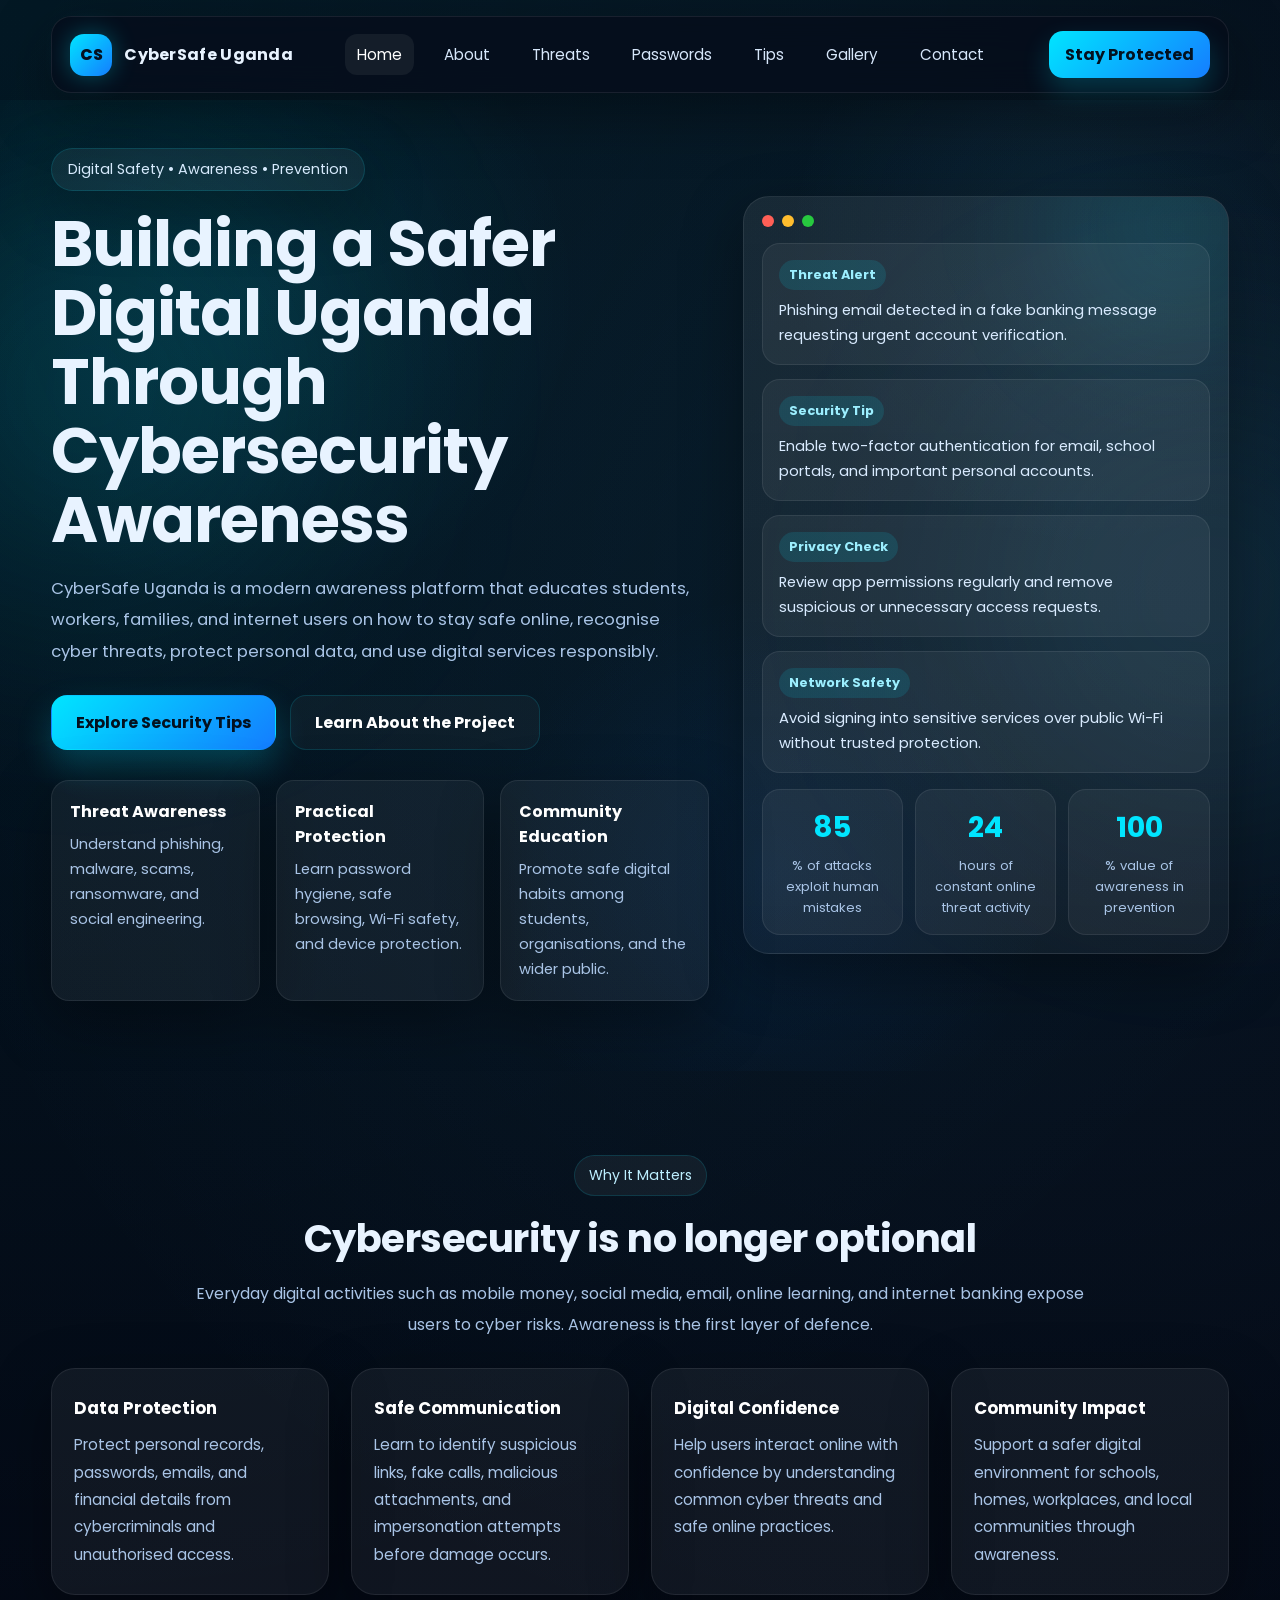
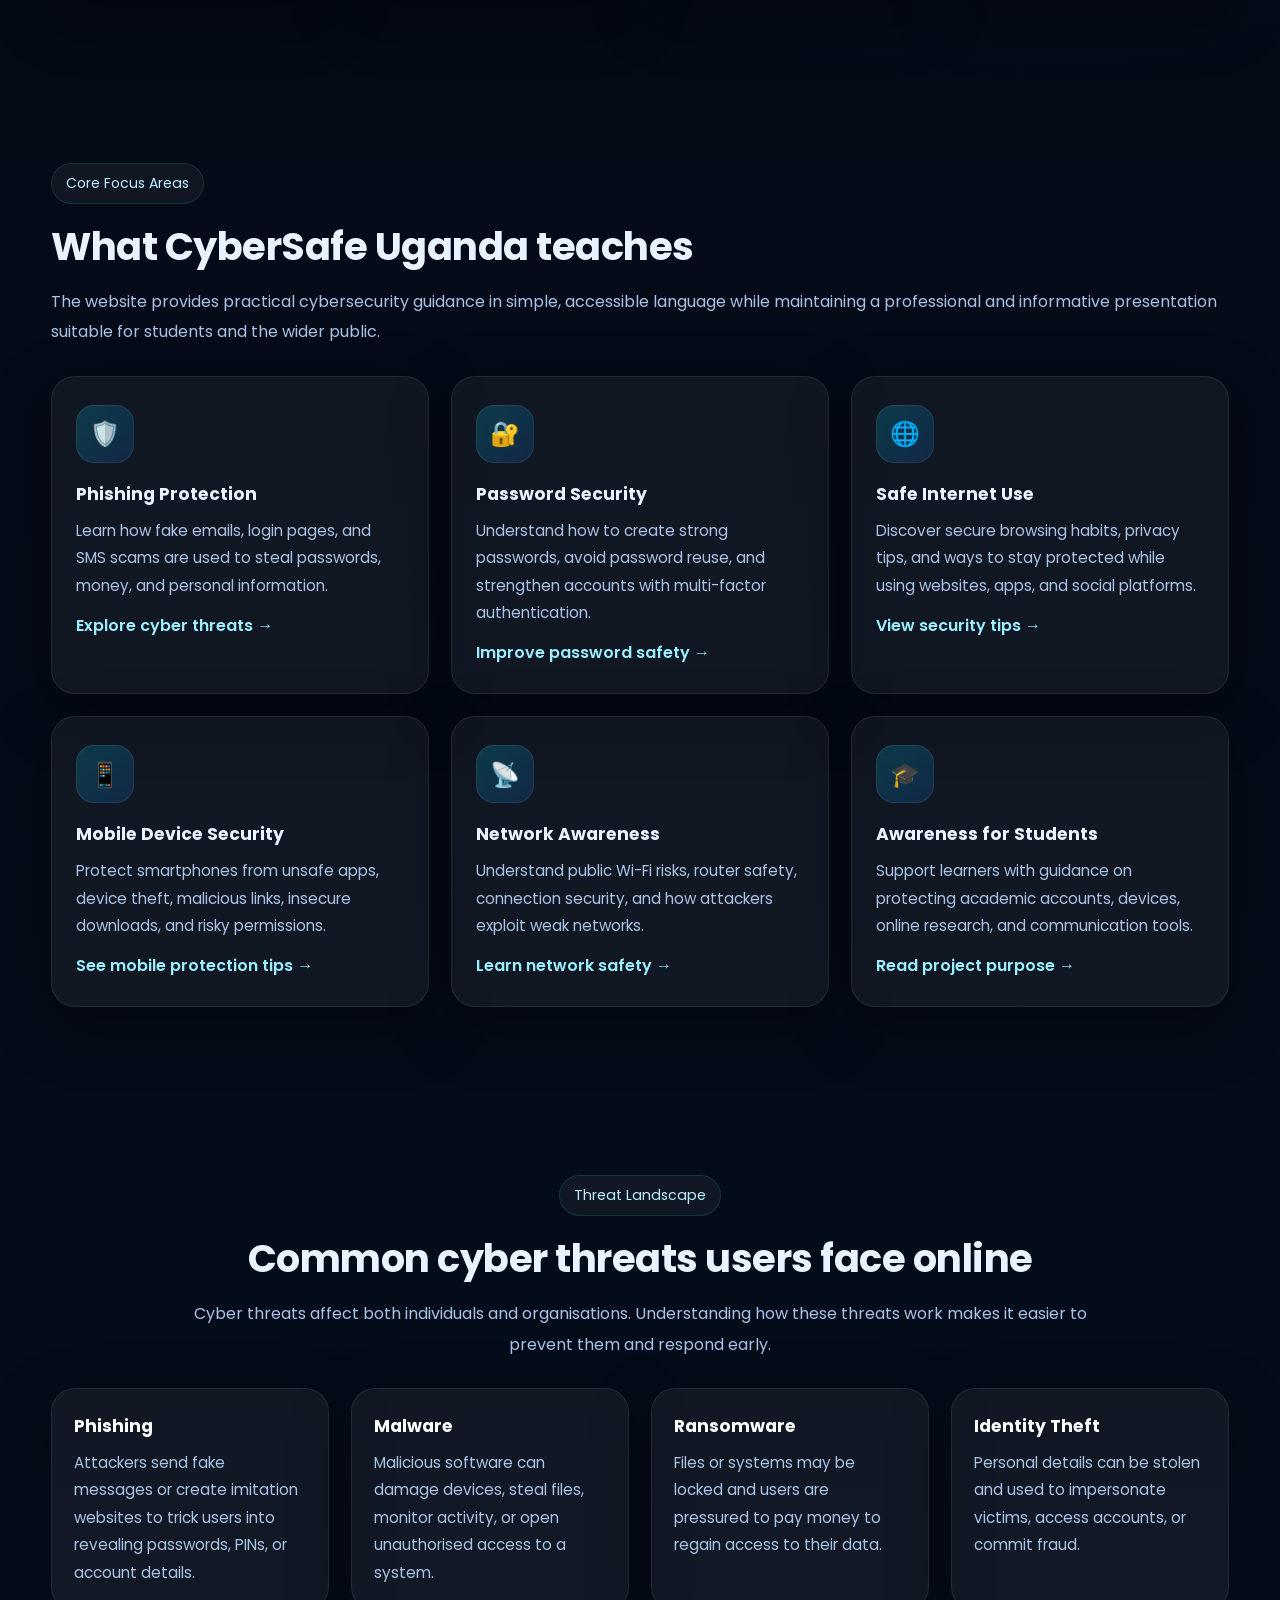
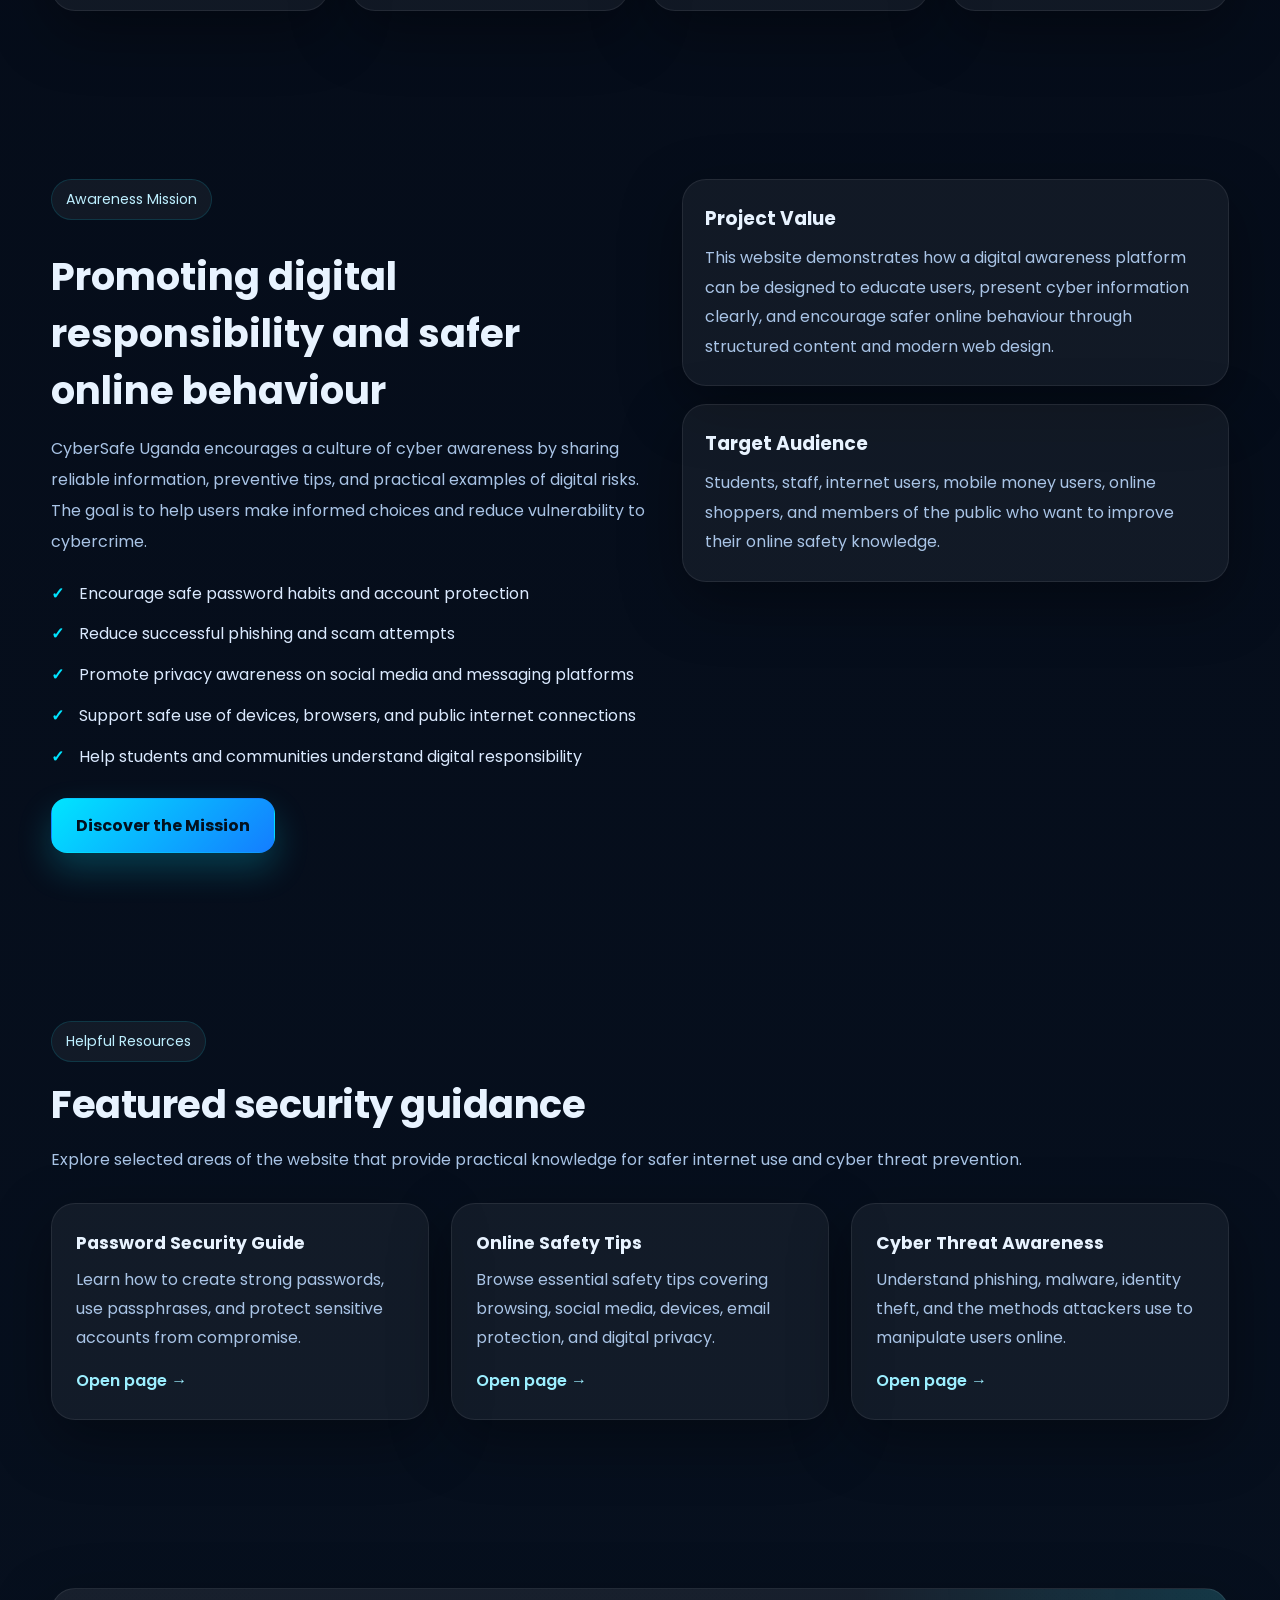
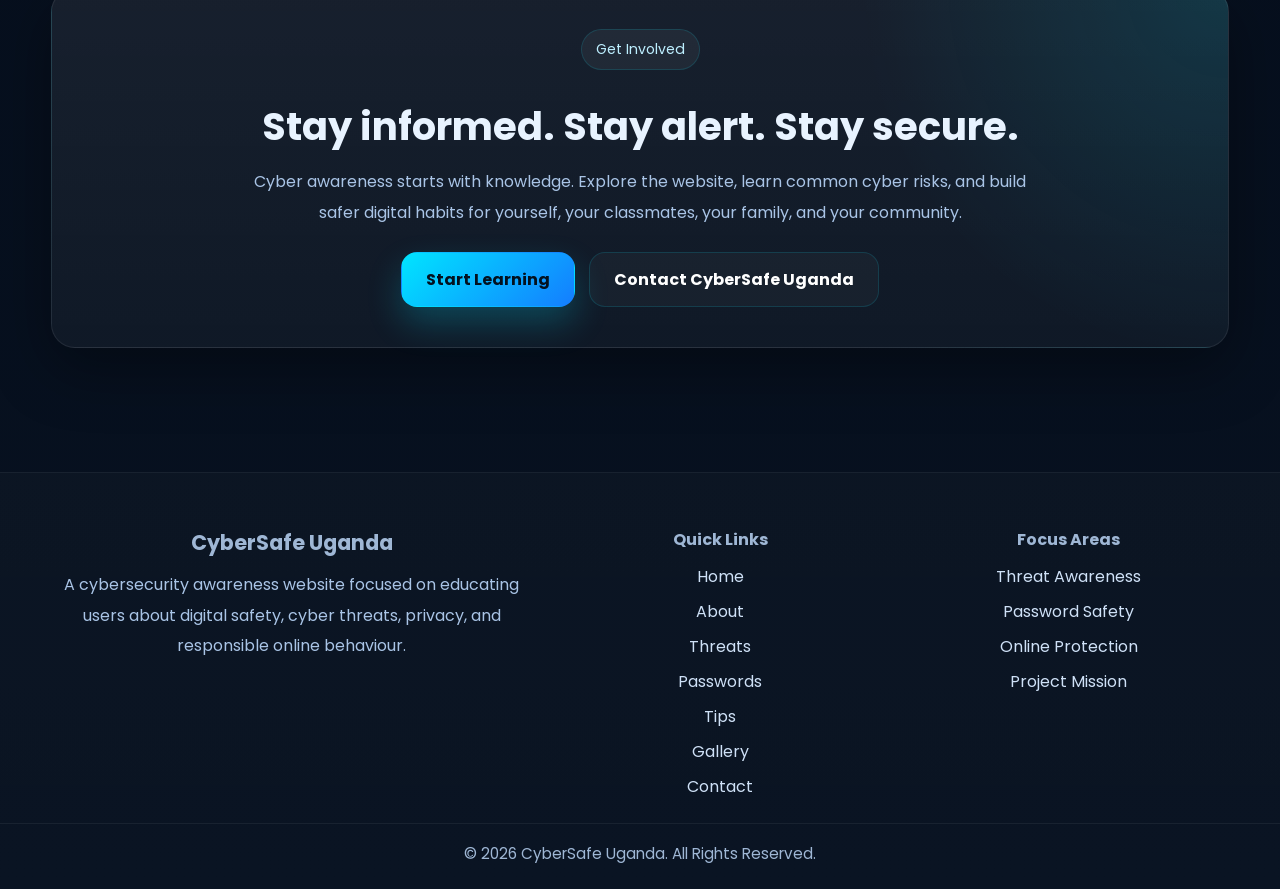
<file: index.html>
<!DOCTYPE html>
<html lang="en">

<head>
    <meta charset="UTF-8">
    <meta name="viewport" content="width=device-width, initial-scale=1.0">
    <title>CyberSafe Uganda | Home</title>
    <link rel="preconnect" href="https://fonts.googleapis.com">
    <link rel="preconnect" href="https://fonts.gstatic.com" crossorigin>
    <link href="https://fonts.googleapis.com/css2?family=Poppins:wght@300;400;500;600;700;800&display=swap"
        rel="stylesheet">
    <link rel="stylesheet" href="css/style.css">

</head>

<body>

    <header class="site-header">
        <nav class="navbar">
            <a href="index.html" class="logo">
                <span class="logo-mark">CS</span>
                <span class="logo-text">CyberSafe Uganda</span>
            </a>

            <ul class="nav-links">
                <li><a class="active" href="index.html">Home</a></li>
                <li><a href="about.html">About</a></li>
                <li><a href="threats.html">Threats</a></li>
                <li><a href="passwords.html">Passwords</a></li>
                <li><a href="tips.html">Tips</a></li>
                <li><a href="gallery.html">Gallery</a></li>
                <li><a href="contact.html">Contact</a></li>
            </ul>

            <div class="nav-actions">
                <a href="tips.html" class="nav-btn">Stay Protected</a>
                <button class="menu-btn" aria-label="Open Menu">☰</button>
            </div>
        </nav>
    </header>

    <main>

        <section class="hero">
            <div class="hero-overlay"></div>
            <div class="hero-grid">

                <div class="hero-content">
                    <span class="hero-badge">Digital Safety • Awareness • Prevention</span>
                    <h1>Building a Safer Digital Uganda Through Cybersecurity Awareness</h1>
                    <p>
                        CyberSafe Uganda is a modern awareness platform that educates students, workers, families, and
                        internet users on how to stay safe online, recognise cyber threats, protect personal data, and
                        use digital services responsibly.
                    </p>

                    <div class="hero-buttons">
                        <a href="tips.html" class="btn pulse">Explore Security Tips</a>
                        <a href="about.html" class="btn btn-outline">Learn About the Project</a>
                    </div>

                    <div class="hero-highlights">
                        <div class="highlight-card">
                            <h3>Threat Awareness</h3>
                            <p>Understand phishing, malware, scams, ransomware, and social engineering.</p>
                        </div>
                        <div class="highlight-card">
                            <h3>Practical Protection</h3>
                            <p>Learn password hygiene, safe browsing, Wi-Fi safety, and device protection.</p>
                        </div>
                        <div class="highlight-card">
                            <h3>Community Education</h3>
                            <p>Promote safe digital habits among students, organisations, and the wider public.</p>
                        </div>
                    </div>
                </div>

                <div class="hero-visual">
                    <div class="hero-panel">
                        <div class="panel-top">
                            <span class="dot dot-one"></span>
                            <span class="dot dot-two"></span>
                            <span class="dot dot-three"></span>
                        </div>

                        <div class="threat-stream">
                            <div class="stream-line">
                                <span class="stream-label">Threat Alert</span>
                                <p>Phishing email detected in a fake banking message requesting urgent account
                                    verification.</p>
                            </div>
                            <div class="stream-line">
                                <span class="stream-label">Security Tip</span>
                                <p>Enable two-factor authentication for email, school portals, and important personal
                                    accounts.</p>
                            </div>
                            <div class="stream-line">
                                <span class="stream-label">Privacy Check</span>
                                <p>Review app permissions regularly and remove suspicious or unnecessary access
                                    requests.</p>
                            </div>
                            <div class="stream-line">
                                <span class="stream-label">Network Safety</span>
                                <p>Avoid signing into sensitive services over public Wi-Fi without trusted protection.
                                </p>
                            </div>
                        </div>

                        <div class="hero-metrics">
                            <div class="metric-card">
                                <h4 class="counter" data-target="85">0</h4>
                                <p>% of attacks exploit human mistakes</p>
                            </div>
                            <div class="metric-card">
                                <h4 class="counter" data-target="24">0</h4>
                                <p>hours of constant online threat activity</p>
                            </div>
                            <div class="metric-card">
                                <h4 class="counter" data-target="100">0</h4>
                                <p>% value of awareness in prevention</p>
                            </div>
                        </div>
                    </div>
                </div>

            </div>
            <div class="glow-circle"></div>
            <div class="glow-circle glow-circle-two"></div>
        </section>

        <section class="quick-stats-section">
            <div class="section-header center">
                <span class="section-tag">Why It Matters</span>
                <h2>Cybersecurity is no longer optional</h2>
                <p>
                    Everyday digital activities such as mobile money, social media, email, online learning, and internet
                    banking expose users to cyber risks. Awareness is the first layer of defence.
                </p>
            </div>

            <div class="stats-grid">
                <div class="stat-card reveal">
                    <h3>Data Protection</h3>
                    <p>Protect personal records, passwords, emails, and financial details from cybercriminals and
                        unauthorised access.</p>
                </div>
                <div class="stat-card reveal">
                    <h3>Safe Communication</h3>
                    <p>Learn to identify suspicious links, fake calls, malicious attachments, and impersonation attempts
                        before damage occurs.</p>
                </div>
                <div class="stat-card reveal">
                    <h3>Digital Confidence</h3>
                    <p>Help users interact online with confidence by understanding common cyber threats and safe online
                        practices.</p>
                </div>
                <div class="stat-card reveal">
                    <h3>Community Impact</h3>
                    <p>Support a safer digital environment for schools, homes, workplaces, and local communities through
                        awareness.</p>
                </div>
            </div>
        </section>

        <section class="features-section">
            <div class="section-header">
                <span class="section-tag">Core Focus Areas</span>
                <h2>What CyberSafe Uganda teaches</h2>
                <p>
                    The website provides practical cybersecurity guidance in simple, accessible language while
                    maintaining a professional and informative presentation suitable for students and the wider public.
                </p>
            </div>

            <div class="features-grid">
                <div class="feature-card reveal">
                    <div class="feature-icon">🛡️</div>
                    <h3>Phishing Protection</h3>
                    <p>Learn how fake emails, login pages, and SMS scams are used to steal passwords, money, and
                        personal information.</p>
                    <a href="threats.html" class="text-link">Explore cyber threats →</a>
                </div>

                <div class="feature-card reveal">
                    <div class="feature-icon">🔐</div>
                    <h3>Password Security</h3>
                    <p>Understand how to create strong passwords, avoid password reuse, and strengthen accounts with
                        multi-factor authentication.</p>
                    <a href="passwords.html" class="text-link">Improve password safety →</a>
                </div>

                <div class="feature-card reveal">
                    <div class="feature-icon">🌐</div>
                    <h3>Safe Internet Use</h3>
                    <p>Discover secure browsing habits, privacy tips, and ways to stay protected while using websites,
                        apps, and social platforms.</p>
                    <a href="tips.html" class="text-link">View security tips →</a>
                </div>

                <div class="feature-card reveal">
                    <div class="feature-icon">📱</div>
                    <h3>Mobile Device Security</h3>
                    <p>Protect smartphones from unsafe apps, device theft, malicious links, insecure downloads, and
                        risky permissions.</p>
                    <a href="tips.html" class="text-link">See mobile protection tips →</a>
                </div>

                <div class="feature-card reveal">
                    <div class="feature-icon">📡</div>
                    <h3>Network Awareness</h3>
                    <p>Understand public Wi-Fi risks, router safety, connection security, and how attackers exploit weak
                        networks.</p>
                    <a href="tips.html" class="text-link">Learn network safety →</a>
                </div>

                <div class="feature-card reveal">
                    <div class="feature-icon">🎓</div>
                    <h3>Awareness for Students</h3>
                    <p>Support learners with guidance on protecting academic accounts, devices, online research, and
                        communication tools.</p>
                    <a href="about.html" class="text-link">Read project purpose →</a>
                </div>
            </div>
        </section>

        <section class="threat-overview">
            <div class="section-header center">
                <span class="section-tag">Threat Landscape</span>
                <h2>Common cyber threats users face online</h2>
                <p>
                    Cyber threats affect both individuals and organisations. Understanding how these threats work makes
                    it easier to prevent them and respond early.
                </p>
            </div>

            <div class="threat-grid">
                <div class="threat-card reveal">
                    <h3>Phishing</h3>
                    <p>Attackers send fake messages or create imitation websites to trick users into revealing
                        passwords, PINs, or account details.</p>
                </div>
                <div class="threat-card reveal">
                    <h3>Malware</h3>
                    <p>Malicious software can damage devices, steal files, monitor activity, or open unauthorised access
                        to a system.</p>
                </div>
                <div class="threat-card reveal">
                    <h3>Ransomware</h3>
                    <p>Files or systems may be locked and users are pressured to pay money to regain access to their
                        data.</p>
                </div>
                <div class="threat-card reveal">
                    <h3>Identity Theft</h3>
                    <p>Personal details can be stolen and used to impersonate victims, access accounts, or commit fraud.
                    </p>
                </div>
            </div>
        </section>

        <section class="awareness-section">
            <div class="awareness-grid">
                <div class="awareness-content">
                    <span class="section-tag">Awareness Mission</span>
                    <h2>Promoting digital responsibility and safer online behaviour</h2>
                    <p>
                        CyberSafe Uganda encourages a culture of cyber awareness by sharing reliable information,
                        preventive tips, and practical examples of digital risks. The goal is to help users make
                        informed choices and reduce vulnerability to cybercrime.
                    </p>
                    <ul class="awareness-list">
                        <li>Encourage safe password habits and account protection</li>
                        <li>Reduce successful phishing and scam attempts</li>
                        <li>Promote privacy awareness on social media and messaging platforms</li>
                        <li>Support safe use of devices, browsers, and public internet connections</li>
                        <li>Help students and communities understand digital responsibility</li>
                    </ul>
                    <a href="about.html" class="btn pulse">Discover the Mission</a>
                </div>

                <div class="awareness-box reveal">
                    <div class="awareness-card">
                        <h3>Project Value</h3>
                        <p>This website demonstrates how a digital awareness platform can be designed to educate users,
                            present cyber information clearly, and encourage safer online behaviour through structured
                            content and modern web design.</p>
                    </div>
                    <div class="awareness-card">
                        <h3>Target Audience</h3>
                        <p>Students, staff, internet users, mobile money users, online shoppers, and members of the
                            public who want to improve their online safety knowledge.</p>
                    </div>
                </div>
            </div>
        </section>

        <section class="resources-section">
            <div class="section-header">
                <span class="section-tag">Helpful Resources</span>
                <h2>Featured security guidance</h2>
                <p>
                    Explore selected areas of the website that provide practical knowledge for safer internet use and
                    cyber threat prevention.
                </p>
            </div>

            <div class="resources-grid">
                <a href="passwords.html" class="resource-card reveal">
                    <h3>Password Security Guide</h3>
                    <p>Learn how to create strong passwords, use passphrases, and protect sensitive accounts from
                        compromise.</p>
                    <span>Open page →</span>
                </a>

                <a href="tips.html" class="resource-card reveal">
                    <h3>Online Safety Tips</h3>
                    <p>Browse essential safety tips covering browsing, social media, devices, email protection, and
                        digital privacy.</p>
                    <span>Open page →</span>
                </a>

                <a href="threats.html" class="resource-card reveal">
                    <h3>Cyber Threat Awareness</h3>
                    <p>Understand phishing, malware, identity theft, and the methods attackers use to manipulate users
                        online.</p>
                    <span>Open page →</span>
                </a>
            </div>
        </section>

        <section class="cta-section">
            <div class="cta-card">
                <span class="section-tag">Get Involved</span>
                <h2>Stay informed. Stay alert. Stay secure.</h2>
                <p>
                    Cyber awareness starts with knowledge. Explore the website, learn common cyber risks, and build
                    safer digital habits for yourself, your classmates, your family, and your community.
                </p>
                <div class="cta-buttons">
                    <a href="tips.html" class="btn pulse">Start Learning</a>
                    <a href="contact.html" class="btn btn-outline">Contact CyberSafe Uganda</a>
                </div>
            </div>
        </section>

    </main>

    <footer class="site-footer">
        <div class="footer-grid">
            <div class="footer-brand">
                <h3>CyberSafe Uganda</h3>
                <p>
                    A cybersecurity awareness website focused on educating users about digital safety, cyber threats,
                    privacy, and responsible online behaviour.
                </p>
            </div>

            <div class="footer-links">
                <h4>Quick Links</h4>
                <ul>
                    <li><a href="index.html">Home</a></li>
                    <li><a href="about.html">About</a></li>
                    <li><a href="threats.html">Threats</a></li>
                    <li><a href="passwords.html">Passwords</a></li>
                    <li><a href="tips.html">Tips</a></li>
                    <li><a href="gallery.html">Gallery</a></li>
                    <li><a href="contact.html">Contact</a></li>
                </ul>
            </div>

            <div class="footer-links">
                <h4>Focus Areas</h4>
                <ul>
                    <li><a href="threats.html">Threat Awareness</a></li>
                    <li><a href="passwords.html">Password Safety</a></li>
                    <li><a href="tips.html">Online Protection</a></li>
                    <li><a href="about.html">Project Mission</a></li>
                </ul>
            </div>
        </div>

        <div class="footer-bottom">
            <p>© 2026 CyberSafe Uganda. All Rights Reserved.</p>
        </div>
    </footer>

    <script src="js/nav_menu.js" defer></script>
</body>

</html>
</file>
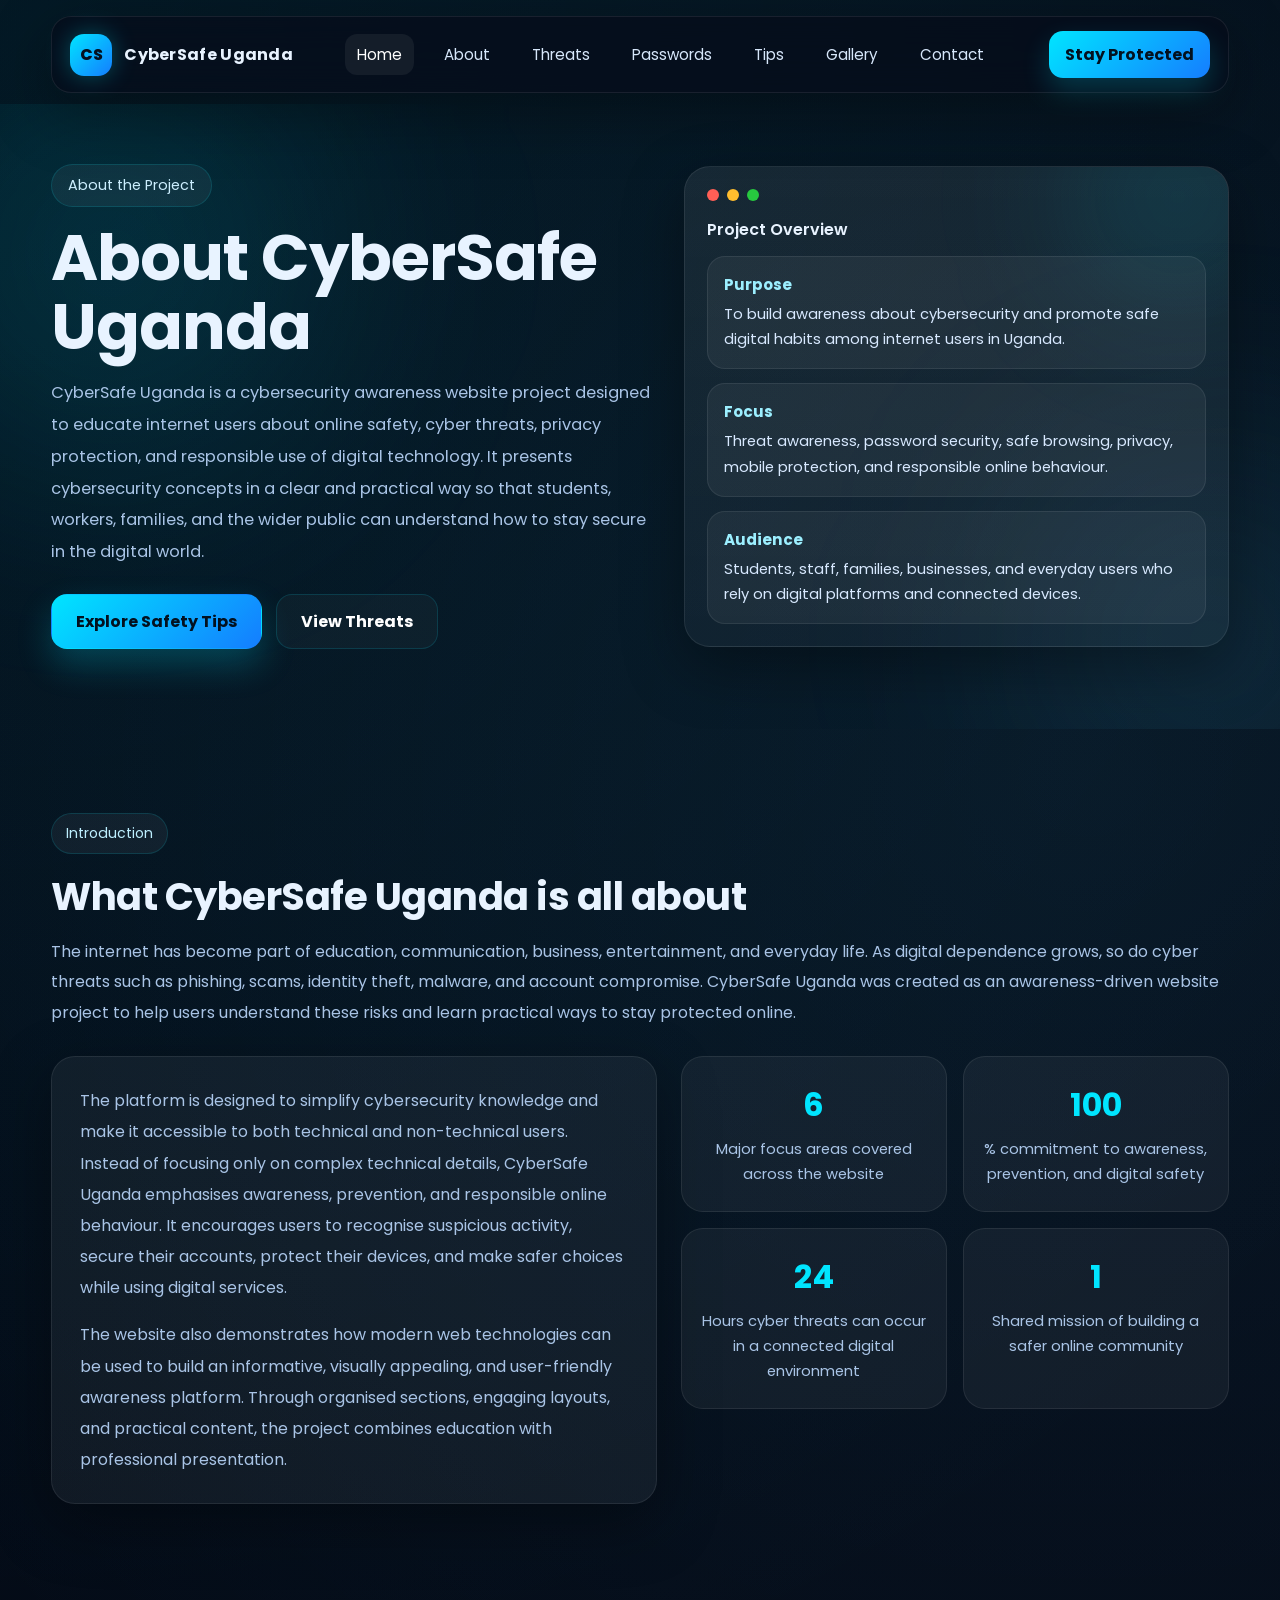
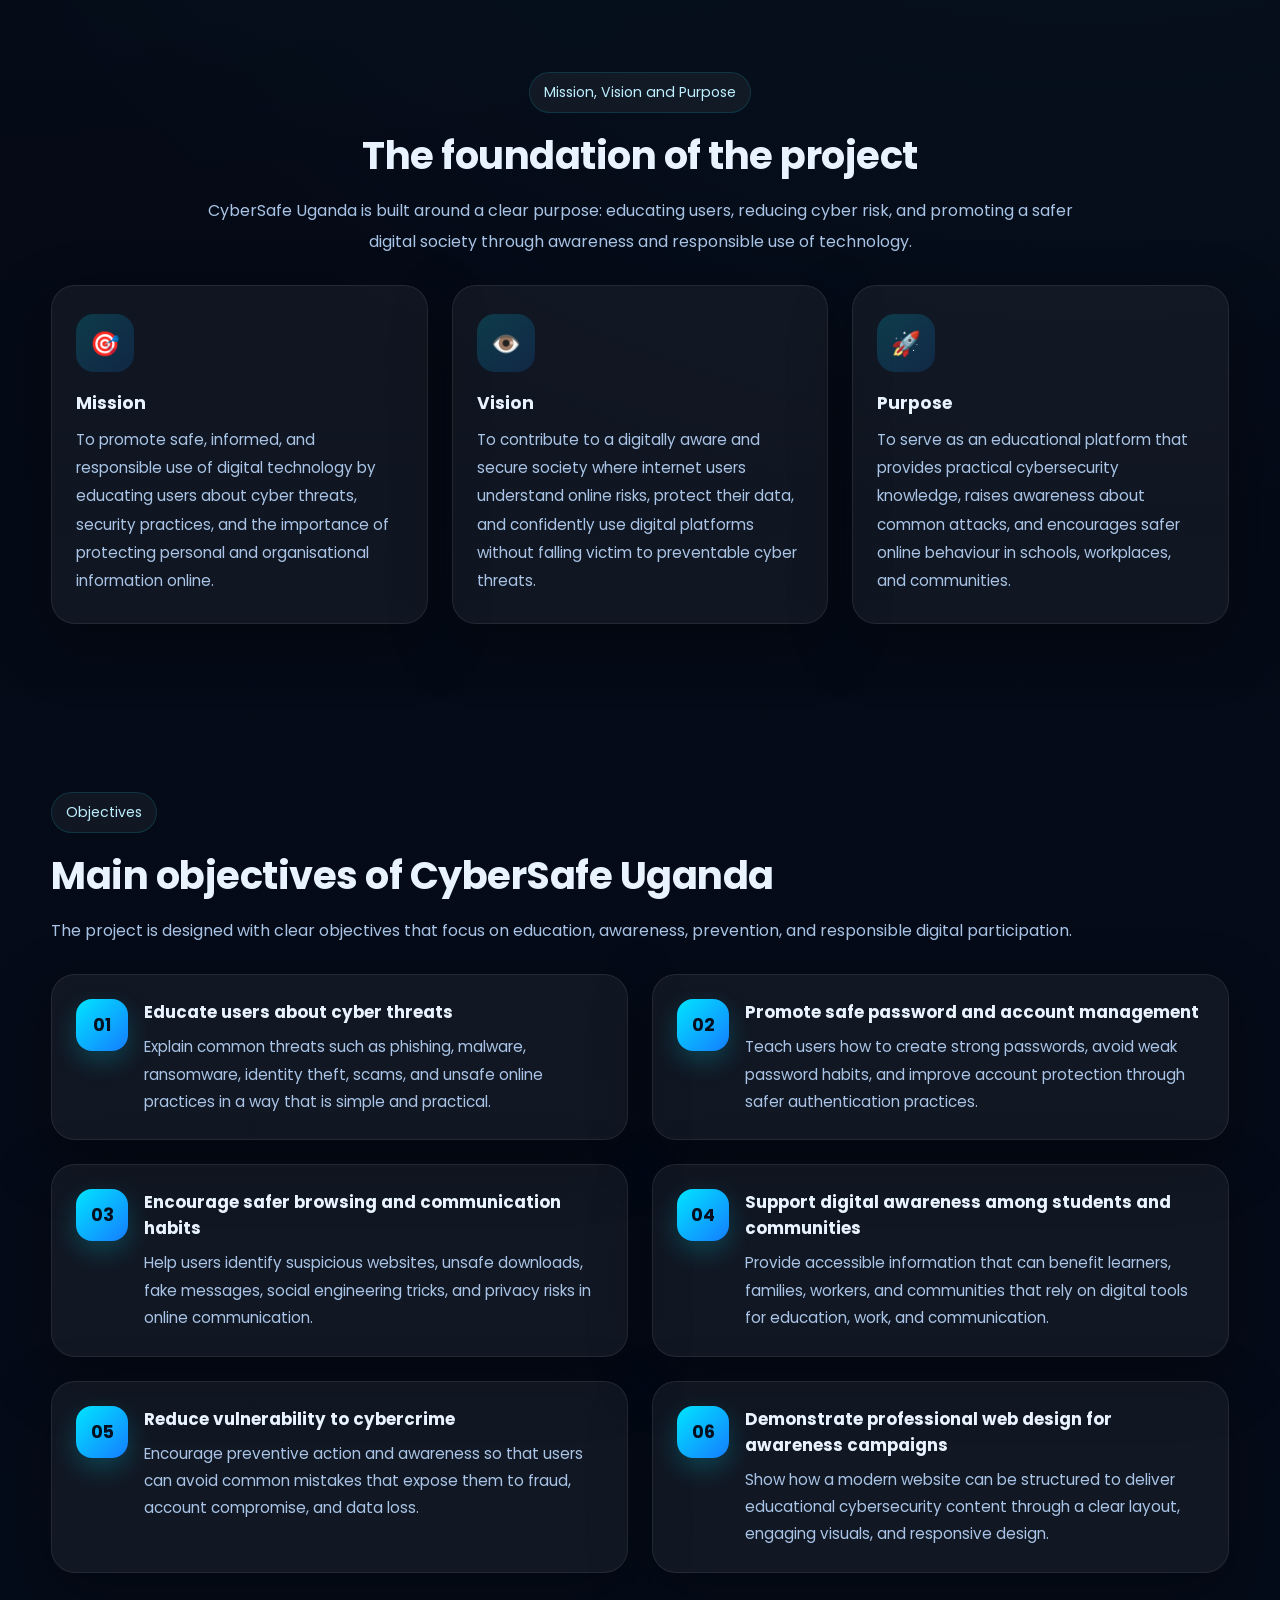
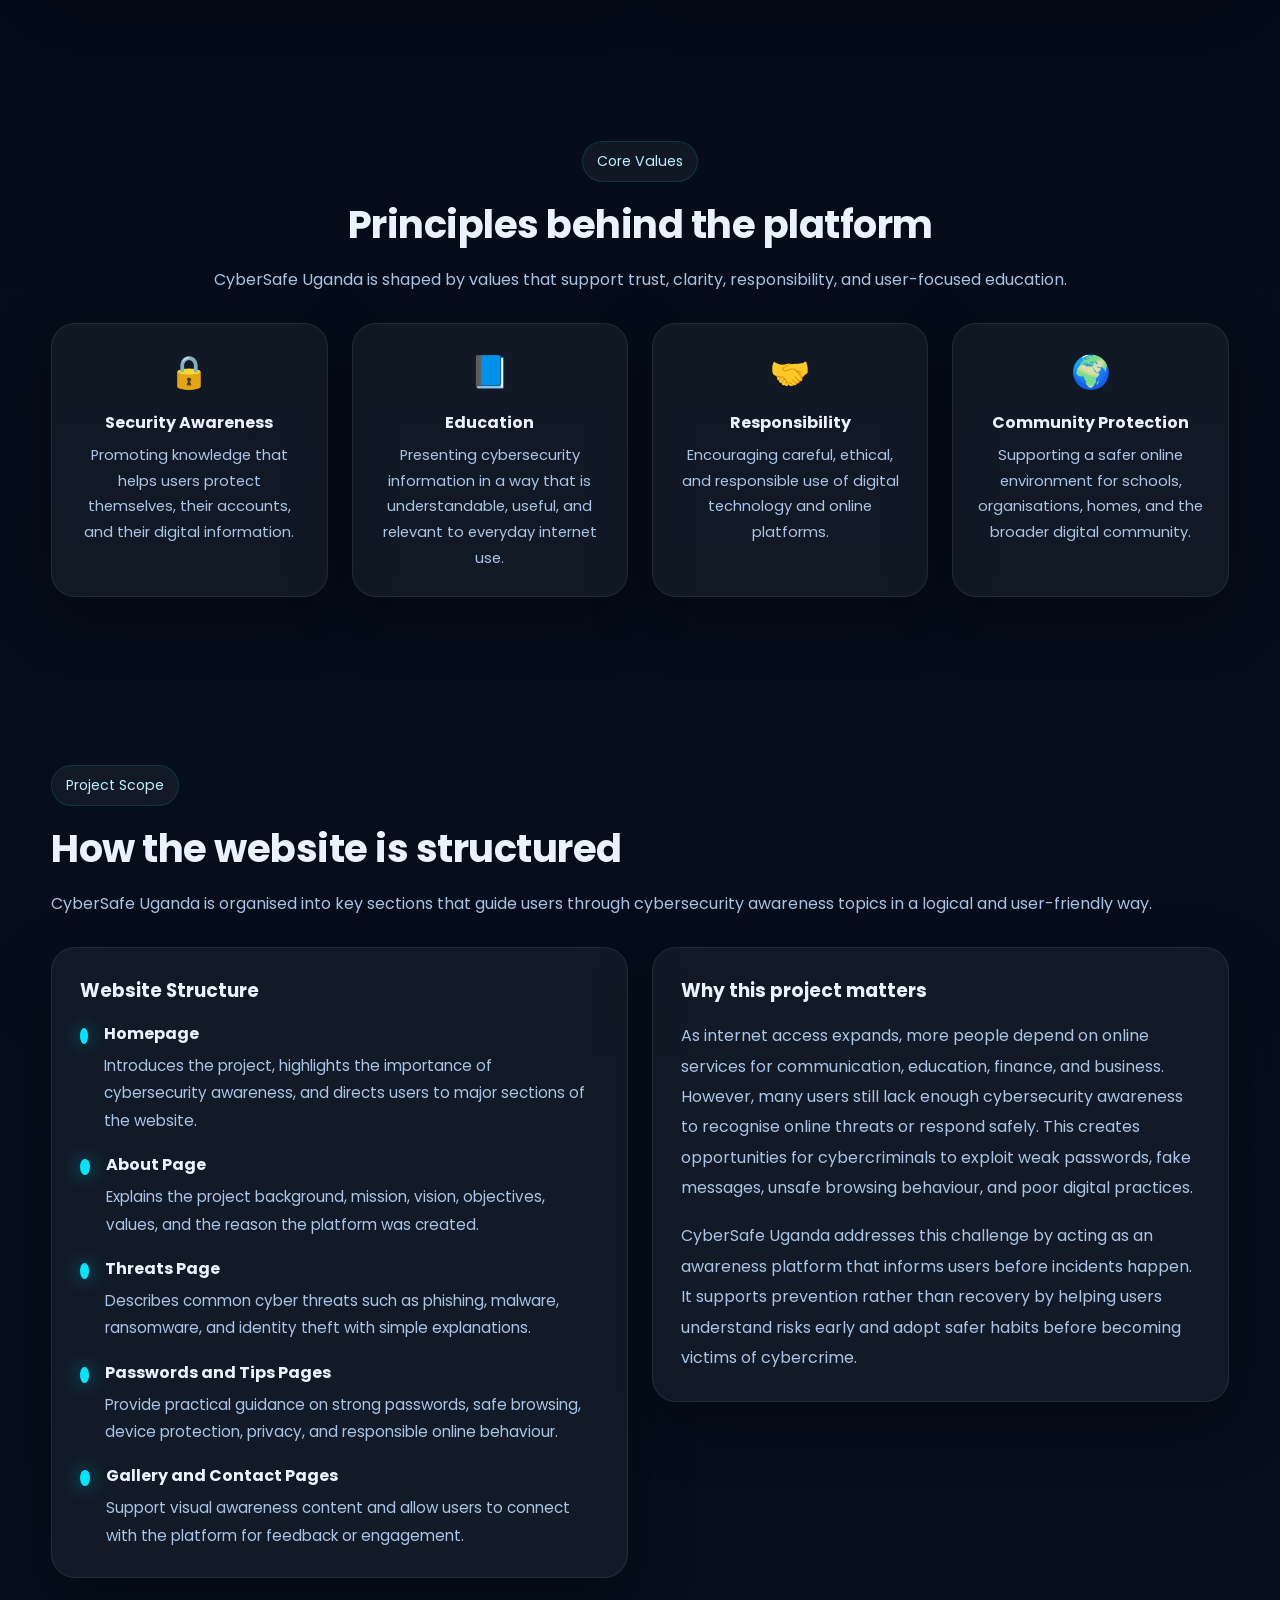
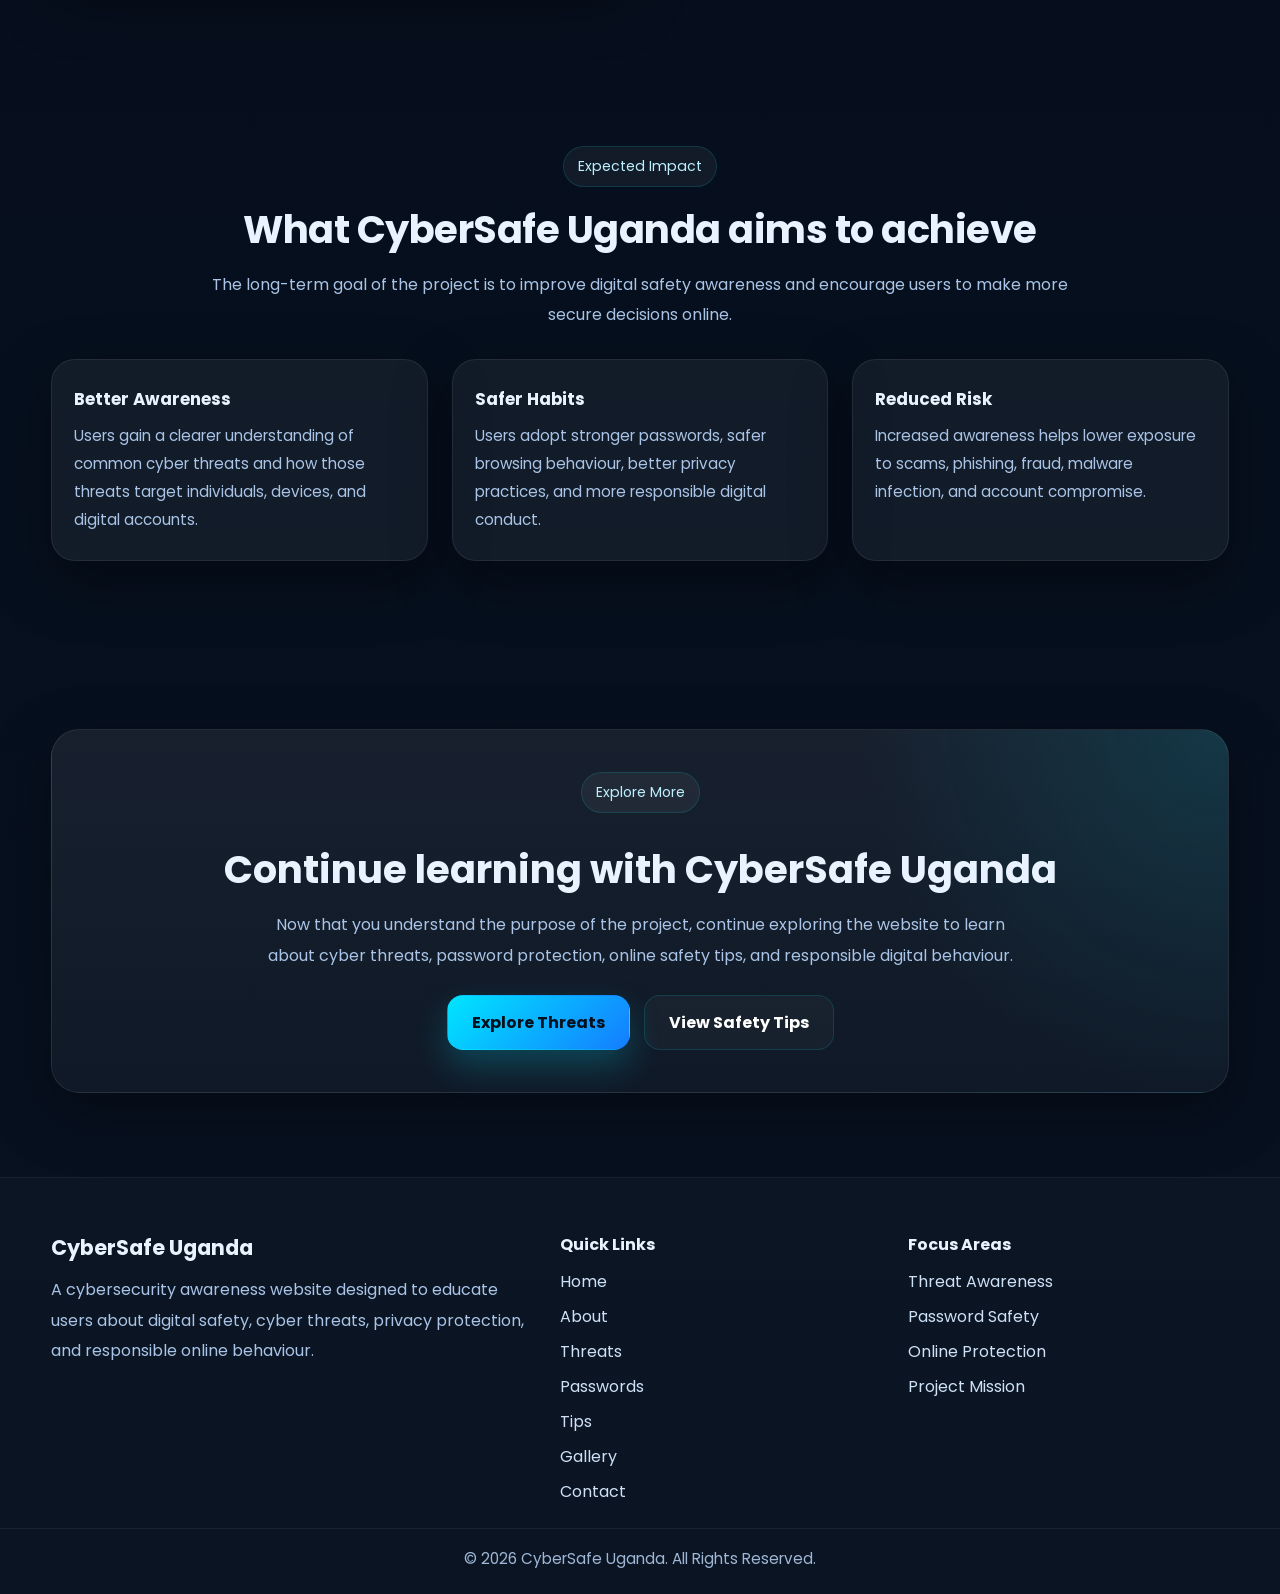
<file: about.html>
<!DOCTYPE html>
<html lang="en">
<head>
<meta charset="UTF-8">
<meta name="viewport" content="width=device-width, initial-scale=1.0">
<title>About | CyberSafe Uganda</title>
<link rel="preconnect" href="https://fonts.googleapis.com">
<link rel="preconnect" href="https://fonts.gstatic.com" crossorigin>
<link href="https://fonts.googleapis.com/css2?family=Poppins:wght@300;400;500;600;700;800&display=swap" rel="stylesheet">
<style>
*{
margin:0;
padding:0;
box-sizing:border-box;
font-family:'Poppins',sans-serif;
scroll-behavior:smooth;
}
:root{
--bg:#030712;
--bg-2:#071120;
--bg-3:#0b1628;
--panel:rgba(255,255,255,.05);
--panel-2:rgba(255,255,255,.08);
--line:rgba(0,229,255,.14);
--text:#e8f3ff;
--muted:#a9c4e6;
--primary:#00e5ff;
--primary-2:#4cc9ff;
--shadow:0 20px 60px rgba(0,0,0,.35);
--radius:22px;
}
body{
background:
radial-gradient(circle at top left,rgba(0,229,255,.08),transparent 28%),
radial-gradient(circle at 85% 12%,rgba(76,201,255,.08),transparent 24%),
linear-gradient(180deg,var(--bg),var(--bg-2));
color:var(--text);
overflow-x:hidden;
}
a{
text-decoration:none;
color:inherit;
}
ul{
list-style:none;
}
.site-header{
position:fixed;
top:0;
left:0;
width:100%;
z-index:1000;
}
.navbar{
width:min(1180px,92%);
margin:16px auto 0;
display:flex;
align-items:center;
justify-content:space-between;
padding:14px 18px;
background:rgba(6,12,25,.72);
backdrop-filter:blur(16px);
border:1px solid rgba(255,255,255,.08);
border-radius:20px;
box-shadow:var(--shadow);
}
.logo{
display:flex;
align-items:center;
gap:12px;
font-weight:700;
}
.logo-mark{
width:42px;
height:42px;
border-radius:14px;
display:grid;
place-items:center;
background:linear-gradient(135deg,var(--primary),#147dff);
color:#04101f;
font-weight:800;
box-shadow:0 0 24px rgba(0,229,255,.3);
}
.logo-text{
font-size:1rem;
letter-spacing:.3px;
}
.nav-links{
display:flex;
align-items:center;
gap:18px;
}
.nav-links a{
padding:10px 12px;
font-size:.95rem;
color:#d7e7fb;
border-radius:12px;
transition:.3s ease;
}
.nav-links a:hover,
.nav-links a.active{
color:#fff;
background:rgba(255,255,255,.06);
}
.nav-actions{
display:flex;
align-items:center;
gap:12px;
}
.nav-btn{
padding:11px 16px;
border-radius:14px;
background:linear-gradient(135deg,var(--primary),#157dff);
color:#03111f;
font-weight:700;
box-shadow:0 12px 28px rgba(0,229,255,.2);
transition:.3s ease;
}
.nav-btn:hover{
transform:translateY(-2px);
}
.menu-btn{
display:none;
border:none;
background:transparent;
color:#fff;
font-size:1.7rem;
cursor:pointer;
}
main{
padding-top:104px;
}
.page-hero{
position:relative;
padding:60px 0 80px;
overflow:hidden;
}
.page-hero::before{
content:"";
position:absolute;
width:420px;
height:420px;
border-radius:50%;
background:rgba(0,229,255,.12);
filter:blur(120px);
top:-60px;
left:-100px;
animation:orb 10s ease-in-out infinite;
}
.page-hero::after{
content:"";
position:absolute;
width:380px;
height:380px;
border-radius:50%;
background:rgba(76,201,255,.10);
filter:blur(120px);
right:-120px;
bottom:-100px;
animation:orb 12s ease-in-out infinite reverse;
}
.hero-wrap{
width:min(1180px,92%);
margin:0 auto;
position:relative;
z-index:2;
display:grid;
grid-template-columns:1.05fr .95fr;
gap:30px;
align-items:center;
}
.hero-content{
animation:fadeUp 1s ease both;
}
.hero-badge{
display:inline-flex;
padding:10px 16px;
border-radius:999px;
background:rgba(255,255,255,.05);
border:1px solid var(--line);
color:#ccefff;
font-size:.9rem;
margin-bottom:16px;
}
.hero-content h1{
font-size:clamp(2.2rem,5vw,4rem);
line-height:1.08;
margin-bottom:16px;
letter-spacing:-1px;
}
.hero-content p{
color:var(--muted);
line-height:1.95;
font-size:1.02rem;
max-width:720px;
}
.hero-actions{
display:flex;
flex-wrap:wrap;
gap:14px;
margin-top:26px;
}
.btn{
display:inline-flex;
align-items:center;
justify-content:center;
padding:14px 24px;
border-radius:16px;
font-weight:700;
transition:.35s ease;
border:1px solid transparent;
}
.btn:hover{
transform:translateY(-3px);
}
.btn-primary{
background:linear-gradient(135deg,var(--primary),#147dff);
color:#03111f;
box-shadow:0 16px 34px rgba(0,229,255,.22);
animation:pulseGlow 2.6s infinite;
}
.btn-outline{
border-color:var(--line);
background:rgba(255,255,255,.03);
color:#fff;
}
.hero-panel{
background:linear-gradient(180deg,rgba(255,255,255,.07),rgba(255,255,255,.04));
border:1px solid rgba(255,255,255,.08);
border-radius:26px;
padding:22px;
box-shadow:var(--shadow);
position:relative;
overflow:hidden;
animation:fadeLeft 1.1s ease both;
}
.hero-panel::before{
content:"";
position:absolute;
width:220px;
height:220px;
border-radius:50%;
background:rgba(0,229,255,.12);
filter:blur(70px);
top:-80px;
right:-60px;
}
.panel-top{
display:flex;
gap:8px;
margin-bottom:16px;
position:relative;
z-index:2;
}
.dot{
width:12px;
height:12px;
border-radius:50%;
display:inline-block;
}
.dot-one{background:#ff5f56;}
.dot-two{background:#ffbd2e;}
.dot-three{background:#27c93f;}
.panel-title{
font-size:1rem;
font-weight:600;
margin-bottom:14px;
position:relative;
z-index:2;
}
.panel-list{
display:grid;
gap:14px;
position:relative;
z-index:2;
}
.panel-item{
padding:16px;
border-radius:18px;
background:rgba(255,255,255,.05);
border:1px solid rgba(255,255,255,.08);
animation:floatCard 6s ease-in-out infinite;
}
.panel-item:nth-child(2){animation-delay:.5s;}
.panel-item:nth-child(3){animation-delay:1s;}
.panel-item h4{
font-size:.95rem;
margin-bottom:6px;
color:#9cefff;
}
.panel-item p{
font-size:.92rem;
line-height:1.7;
color:#d8e9ff;
}
section{
padding:84px 0;
position:relative;
}
.section-header{
width:min(1180px,92%);
margin:0 auto 28px;
}
.section-header.center{
text-align:center;
max-width:900px;
}
.section-tag{
display:inline-flex;
padding:9px 14px;
border-radius:999px;
background:rgba(255,255,255,.05);
border:1px solid var(--line);
color:#bdefff;
font-size:.88rem;
margin-bottom:14px;
}
.section-header h2{
font-size:clamp(1.7rem,3vw,2.7rem);
margin-bottom:12px;
letter-spacing:-.5px;
}
.section-header p{
color:var(--muted);
line-height:1.9;
}
.about-intro-grid,
.mission-grid,
.objectives-grid,
.values-grid,
.timeline-grid,
.impact-grid{
width:min(1180px,92%);
margin:0 auto;
display:grid;
gap:24px;
}
.about-intro-grid{
grid-template-columns:1.05fr .95fr;
align-items:start;
}
.glass-card{
background:var(--panel);
border:1px solid rgba(255,255,255,.08);
border-radius:24px;
padding:28px;
box-shadow:var(--shadow);
}
.intro-card p{
color:var(--muted);
line-height:1.95;
margin-bottom:16px;
}
.intro-card p:last-child{
margin-bottom:0;
}
.stats-box{
display:grid;
grid-template-columns:repeat(2,1fr);
gap:16px;
}
.stat-card{
background:rgba(255,255,255,.05);
border:1px solid rgba(255,255,255,.08);
border-radius:22px;
padding:24px 18px;
text-align:center;
transition:.35s ease;
}
.stat-card:hover{
transform:translateY(-8px);
border-color:var(--line);
}
.stat-card h3{
font-size:2rem;
color:var(--primary);
margin-bottom:8px;
}
.stat-card p{
font-size:.92rem;
line-height:1.7;
color:var(--muted);
}
.mission-grid{
grid-template-columns:repeat(3,1fr);
}
.info-card{
background:var(--panel);
border:1px solid rgba(255,255,255,.08);
border-radius:24px;
padding:28px 24px;
box-shadow:var(--shadow);
transition:.35s ease;
}
.info-card:hover{
transform:translateY(-8px);
border-color:var(--line);
}
.info-icon{
width:58px;
height:58px;
display:grid;
place-items:center;
border-radius:18px;
font-size:1.5rem;
background:linear-gradient(135deg,rgba(0,229,255,.18),rgba(20,125,255,.16));
margin-bottom:18px;
}
.info-card h3{
font-size:1.08rem;
margin-bottom:10px;
}
.info-card p{
font-size:.95rem;
line-height:1.85;
color:var(--muted);
}
.objectives-grid{
grid-template-columns:repeat(2,1fr);
}
.objective-card{
display:flex;
gap:16px;
align-items:flex-start;
background:var(--panel);
border:1px solid rgba(255,255,255,.08);
border-radius:24px;
padding:24px;
box-shadow:var(--shadow);
transition:.35s ease;
}
.objective-card:hover{
transform:translateY(-8px);
border-color:var(--line);
}
.objective-number{
min-width:52px;
height:52px;
display:grid;
place-items:center;
border-radius:16px;
font-weight:700;
font-size:1.1rem;
background:linear-gradient(135deg,var(--primary),#157dff);
color:#04101f;
box-shadow:0 10px 24px rgba(0,229,255,.2);
}
.objective-card h3{
margin-bottom:8px;
font-size:1.05rem;
}
.objective-card p{
color:var(--muted);
line-height:1.8;
font-size:.95rem;
}
.values-grid{
grid-template-columns:repeat(4,1fr);
}
.value-card{
background:var(--panel);
border:1px solid rgba(255,255,255,.08);
border-radius:24px;
padding:24px 20px;
box-shadow:var(--shadow);
text-align:center;
transition:.35s ease;
}
.value-card:hover{
transform:translateY(-8px);
border-color:var(--line);
}
.value-card .value-icon{
font-size:2rem;
margin-bottom:14px;
}
.value-card h3{
font-size:1rem;
margin-bottom:8px;
}
.value-card p{
font-size:.92rem;
line-height:1.75;
color:var(--muted);
}
.timeline-grid{
grid-template-columns:1fr 1fr;
align-items:start;
}
.timeline-card{
background:var(--panel);
border:1px solid rgba(255,255,255,.08);
border-radius:24px;
padding:28px;
box-shadow:var(--shadow);
}
.timeline{
display:grid;
gap:18px;
margin-top:8px;
}
.timeline-item{
display:flex;
gap:16px;
align-items:flex-start;
}
.timeline-dot{
width:16px;
height:16px;
border-radius:50%;
background:var(--primary);
margin-top:7px;
box-shadow:0 0 18px rgba(0,229,255,.5);
}
.timeline-content h4{
margin-bottom:6px;
font-size:1rem;
}
.timeline-content p{
color:var(--muted);
line-height:1.8;
font-size:.95rem;
}
.impact-grid{
grid-template-columns:repeat(3,1fr);
}
.impact-card{
background:var(--panel);
border:1px solid rgba(255,255,255,.08);
border-radius:24px;
padding:26px 22px;
box-shadow:var(--shadow);
transition:.35s ease;
}
.impact-card:hover{
transform:translateY(-8px);
border-color:var(--line);
}
.impact-card h3{
margin-bottom:10px;
font-size:1.05rem;
}
.impact-card p{
color:var(--muted);
line-height:1.85;
font-size:.95rem;
}
.cta-wrap{
width:min(1180px,92%);
margin:0 auto;
}
.cta-card{
background:
radial-gradient(circle at top right,rgba(0,229,255,.12),transparent 30%),
linear-gradient(180deg,rgba(255,255,255,.07),rgba(255,255,255,.04));
border:1px solid rgba(255,255,255,.08);
border-radius:28px;
padding:42px;
box-shadow:var(--shadow);
text-align:center;
}
.cta-card h2{
font-size:clamp(1.8rem,3vw,2.7rem);
margin:14px 0 12px;
}
.cta-card p{
max-width:760px;
margin:0 auto;
line-height:1.9;
color:var(--muted);
}
.cta-buttons{
display:flex;
justify-content:center;
flex-wrap:wrap;
gap:14px;
margin-top:24px;
}
.site-footer{
padding:26px 0 0;
background:linear-gradient(180deg,rgba(255,255,255,.02),rgba(255,255,255,.01));
border-top:1px solid rgba(255,255,255,.06);
}
.footer-grid{
width:min(1180px,92%);
margin:0 auto;
display:grid;
grid-template-columns:1.2fr .8fr .8fr;
gap:28px;
padding:28px 0 24px;
}
.footer-brand h3{
font-size:1.3rem;
margin-bottom:12px;
}
.footer-brand p{
color:var(--muted);
line-height:1.9;
max-width:520px;
}
.footer-links h4{
margin-bottom:12px;
}
.footer-links ul{
display:grid;
gap:10px;
}
.footer-links a{
color:#cfe1f7;
transition:.3s ease;
}
.footer-links a:hover{
color:#fff;
}
.footer-bottom{
border-top:1px solid rgba(255,255,255,.06);
padding:18px 0 24px;
text-align:center;
color:#9fb7d5;
font-size:.95rem;
}
.reveal{
opacity:0;
transform:translateY(34px);
transition:opacity .8s ease,transform .8s ease;
}
.reveal.active{
opacity:1;
transform:translateY(0);
}
@keyframes fadeUp{
from{opacity:0;transform:translateY(40px)}
to{opacity:1;transform:translateY(0)}
}
@keyframes fadeLeft{
from{opacity:0;transform:translateX(40px)}
to{opacity:1;transform:translateX(0)}
}
@keyframes pulseGlow{
0%{box-shadow:0 0 0 0 rgba(0,229,255,.32)}
70%{box-shadow:0 0 0 18px rgba(0,229,255,0)}
100%{box-shadow:0 0 0 0 rgba(0,229,255,0)}
}
@keyframes orb{
0%{transform:translateY(0) translateX(0)}
50%{transform:translateY(-40px) translateX(28px)}
100%{transform:translateY(0) translateX(0)}
}
@keyframes floatCard{
0%{transform:translateY(0)}
50%{transform:translateY(-6px)}
100%{transform:translateY(0)}
}
@media (max-width:1100px){
.hero-wrap,
.about-intro-grid,
.timeline-grid{
grid-template-columns:1fr;
}
.mission-grid{
grid-template-columns:1fr 1fr;
}
.values-grid{
grid-template-columns:1fr 1fr;
}
.impact-grid{
grid-template-columns:1fr;
}
.footer-grid{
grid-template-columns:1fr 1fr;
}
}
@media (max-width:860px){
.nav-links{
position:absolute;
top:86px;
left:50%;
transform:translateX(-50%);
width:min(92%,760px);
background:rgba(6,12,25,.96);
border:1px solid rgba(255,255,255,.08);
border-radius:22px;
padding:18px;
display:none;
flex-direction:column;
align-items:flex-start;
box-shadow:var(--shadow);
}
.nav-links.active{
display:flex;
animation:fadeUp .35s ease both;
}
.menu-btn{
display:block;
}
.nav-btn{
display:none;
}
.objectives-grid,
.mission-grid{
grid-template-columns:1fr;
}
}
@media (max-width:640px){
main{
padding-top:94px;
}
.navbar{
padding:12px 14px;
}
.logo-text{
font-size:.92rem;
}
.logo-mark{
width:38px;
height:38px;
border-radius:12px;
}
.stats-box,
.values-grid,
.footer-grid{
grid-template-columns:1fr;
}
.objective-card{
flex-direction:column;
}
.cta-card{
padding:28px 20px;
}
section{
padding:72px 0;
}
}
</style>
</head>
<body>

<header class="site-header">
<nav class="navbar">
<a href="index.html" class="logo">
<span class="logo-mark">CS</span>
<span class="logo-text">CyberSafe Uganda</span>
</a>

<ul class="nav-links">
<li><a class="active" href="index.html">Home</a></li>
<li><a href="about.html">About</a></li>
<li><a href="threats.html">Threats</a></li>
<li><a href="passwords.html">Passwords</a></li>
<li><a href="tips.html">Tips</a></li>
<li><a href="gallery.html">Gallery</a></li>
<li><a href="contact.html">Contact</a></li>
</ul>

<div class="nav-actions">
<a href="tips.html" class="nav-btn">Stay Protected</a>
<button class="menu-btn" aria-label="Open Menu">☰</button>
</div>
</nav>
</header>

<main>

<section class="page-hero">
<div class="hero-wrap">
<div class="hero-content">
<span class="hero-badge">About the Project</span>
<h1>About CyberSafe Uganda</h1>
<p>
CyberSafe Uganda is a cybersecurity awareness website project designed to educate internet users about online safety, cyber threats, privacy protection, and responsible use of digital technology. It presents cybersecurity concepts in a clear and practical way so that students, workers, families, and the wider public can understand how to stay secure in the digital world.
</p>
<div class="hero-actions">
<a href="tips.html" class="btn btn-primary">Explore Safety Tips</a>
<a href="threats.html" class="btn btn-outline">View Threats</a>
</div>
</div>

<div class="hero-panel">
<div class="panel-top">
<span class="dot dot-one"></span>
<span class="dot dot-two"></span>
<span class="dot dot-three"></span>
</div>
<h3 class="panel-title">Project Overview</h3>
<div class="panel-list">
<div class="panel-item">
<h4>Purpose</h4>
<p>To build awareness about cybersecurity and promote safe digital habits among internet users in Uganda.</p>
</div>
<div class="panel-item">
<h4>Focus</h4>
<p>Threat awareness, password security, safe browsing, privacy, mobile protection, and responsible online behaviour.</p>
</div>
<div class="panel-item">
<h4>Audience</h4>
<p>Students, staff, families, businesses, and everyday users who rely on digital platforms and connected devices.</p>
</div>
</div>
</div>
</div>
</section>

<section>
<div class="section-header">
<span class="section-tag">Introduction</span>
<h2>What CyberSafe Uganda is all about</h2>
<p>
The internet has become part of education, communication, business, entertainment, and everyday life. As digital dependence grows, so do cyber threats such as phishing, scams, identity theft, malware, and account compromise. CyberSafe Uganda was created as an awareness-driven website project to help users understand these risks and learn practical ways to stay protected online.
</p>
</div>

<div class="about-intro-grid">
<div class="glass-card intro-card reveal">
<p>
The platform is designed to simplify cybersecurity knowledge and make it accessible to both technical and non-technical users. Instead of focusing only on complex technical details, CyberSafe Uganda emphasises awareness, prevention, and responsible online behaviour. It encourages users to recognise suspicious activity, secure their accounts, protect their devices, and make safer choices while using digital services.
</p>
<p>
The website also demonstrates how modern web technologies can be used to build an informative, visually appealing, and user-friendly awareness platform. Through organised sections, engaging layouts, and practical content, the project combines education with professional presentation.
</p>
</div>

<div class="stats-box reveal">
<div class="stat-card">
<h3 class="counter" data-target="6">0</h3>
<p>Major focus areas covered across the website</p>
</div>
<div class="stat-card">
<h3 class="counter" data-target="100">0</h3>
<p>% commitment to awareness, prevention, and digital safety</p>
</div>
<div class="stat-card">
<h3 class="counter" data-target="24">0</h3>
<p>Hours cyber threats can occur in a connected digital environment</p>
</div>
<div class="stat-card">
<h3 class="counter" data-target="1">0</h3>
<p>Shared mission of building a safer online community</p>
</div>
</div>
</div>
</section>

<section>
<div class="section-header center">
<span class="section-tag">Mission, Vision and Purpose</span>
<h2>The foundation of the project</h2>
<p>
CyberSafe Uganda is built around a clear purpose: educating users, reducing cyber risk, and promoting a safer digital society through awareness and responsible use of technology.
</p>
</div>

<div class="mission-grid">
<div class="info-card reveal">
<div class="info-icon">🎯</div>
<h3>Mission</h3>
<p>
To promote safe, informed, and responsible use of digital technology by educating users about cyber threats, security practices, and the importance of protecting personal and organisational information online.
</p>
</div>

<div class="info-card reveal">
<div class="info-icon">👁️</div>
<h3>Vision</h3>
<p>
To contribute to a digitally aware and secure society where internet users understand online risks, protect their data, and confidently use digital platforms without falling victim to preventable cyber threats.
</p>
</div>

<div class="info-card reveal">
<div class="info-icon">🚀</div>
<h3>Purpose</h3>
<p>
To serve as an educational platform that provides practical cybersecurity knowledge, raises awareness about common attacks, and encourages safer online behaviour in schools, workplaces, and communities.
</p>
</div>
</div>
</section>

<section>
<div class="section-header">
<span class="section-tag">Objectives</span>
<h2>Main objectives of CyberSafe Uganda</h2>
<p>
The project is designed with clear objectives that focus on education, awareness, prevention, and responsible digital participation.
</p>
</div>

<div class="objectives-grid">
<div class="objective-card reveal">
<div class="objective-number">01</div>
<div>
<h3>Educate users about cyber threats</h3>
<p>Explain common threats such as phishing, malware, ransomware, identity theft, scams, and unsafe online practices in a way that is simple and practical.</p>
</div>
</div>

<div class="objective-card reveal">
<div class="objective-number">02</div>
<div>
<h3>Promote safe password and account management</h3>
<p>Teach users how to create strong passwords, avoid weak password habits, and improve account protection through safer authentication practices.</p>
</div>
</div>

<div class="objective-card reveal">
<div class="objective-number">03</div>
<div>
<h3>Encourage safer browsing and communication habits</h3>
<p>Help users identify suspicious websites, unsafe downloads, fake messages, social engineering tricks, and privacy risks in online communication.</p>
</div>
</div>

<div class="objective-card reveal">
<div class="objective-number">04</div>
<div>
<h3>Support digital awareness among students and communities</h3>
<p>Provide accessible information that can benefit learners, families, workers, and communities that rely on digital tools for education, work, and communication.</p>
</div>
</div>

<div class="objective-card reveal">
<div class="objective-number">05</div>
<div>
<h3>Reduce vulnerability to cybercrime</h3>
<p>Encourage preventive action and awareness so that users can avoid common mistakes that expose them to fraud, account compromise, and data loss.</p>
</div>
</div>

<div class="objective-card reveal">
<div class="objective-number">06</div>
<div>
<h3>Demonstrate professional web design for awareness campaigns</h3>
<p>Show how a modern website can be structured to deliver educational cybersecurity content through a clear layout, engaging visuals, and responsive design.</p>
</div>
</div>
</div>
</section>

<section>
<div class="section-header center">
<span class="section-tag">Core Values</span>
<h2>Principles behind the platform</h2>
<p>
CyberSafe Uganda is shaped by values that support trust, clarity, responsibility, and user-focused education.
</p>
</div>

<div class="values-grid">
<div class="value-card reveal">
<div class="value-icon">🔒</div>
<h3>Security Awareness</h3>
<p>Promoting knowledge that helps users protect themselves, their accounts, and their digital information.</p>
</div>

<div class="value-card reveal">
<div class="value-icon">📘</div>
<h3>Education</h3>
<p>Presenting cybersecurity information in a way that is understandable, useful, and relevant to everyday internet use.</p>
</div>

<div class="value-card reveal">
<div class="value-icon">🤝</div>
<h3>Responsibility</h3>
<p>Encouraging careful, ethical, and responsible use of digital technology and online platforms.</p>
</div>

<div class="value-card reveal">
<div class="value-icon">🌍</div>
<h3>Community Protection</h3>
<p>Supporting a safer online environment for schools, organisations, homes, and the broader digital community.</p>
</div>
</div>
</section>

<section>
<div class="section-header">
<span class="section-tag">Project Scope</span>
<h2>How the website is structured</h2>
<p>
CyberSafe Uganda is organised into key sections that guide users through cybersecurity awareness topics in a logical and user-friendly way.
</p>
</div>

<div class="timeline-grid">
<div class="timeline-card reveal">
<h3 style="margin-bottom:16px;">Website Structure</h3>
<div class="timeline">
<div class="timeline-item">
<div class="timeline-dot"></div>
<div class="timeline-content">
<h4>Homepage</h4>
<p>Introduces the project, highlights the importance of cybersecurity awareness, and directs users to major sections of the website.</p>
</div>
</div>

<div class="timeline-item">
<div class="timeline-dot"></div>
<div class="timeline-content">
<h4>About Page</h4>
<p>Explains the project background, mission, vision, objectives, values, and the reason the platform was created.</p>
</div>
</div>

<div class="timeline-item">
<div class="timeline-dot"></div>
<div class="timeline-content">
<h4>Threats Page</h4>
<p>Describes common cyber threats such as phishing, malware, ransomware, and identity theft with simple explanations.</p>
</div>
</div>

<div class="timeline-item">
<div class="timeline-dot"></div>
<div class="timeline-content">
<h4>Passwords and Tips Pages</h4>
<p>Provide practical guidance on strong passwords, safe browsing, device protection, privacy, and responsible online behaviour.</p>
</div>
</div>

<div class="timeline-item">
<div class="timeline-dot"></div>
<div class="timeline-content">
<h4>Gallery and Contact Pages</h4>
<p>Support visual awareness content and allow users to connect with the platform for feedback or engagement.</p>
</div>
</div>
</div>
</div>

<div class="timeline-card reveal">
<h3 style="margin-bottom:16px;">Why this project matters</h3>
<p style="color:var(--muted); line-height:1.9; margin-bottom:18px;">
As internet access expands, more people depend on online services for communication, education, finance, and business. However, many users still lack enough cybersecurity awareness to recognise online threats or respond safely. This creates opportunities for cybercriminals to exploit weak passwords, fake messages, unsafe browsing behaviour, and poor digital practices.
</p>
<p style="color:var(--muted); line-height:1.9;">
CyberSafe Uganda addresses this challenge by acting as an awareness platform that informs users before incidents happen. It supports prevention rather than recovery by helping users understand risks early and adopt safer habits before becoming victims of cybercrime.
</p>
</div>
</div>
</section>

<section>
<div class="section-header center">
<span class="section-tag">Expected Impact</span>
<h2>What CyberSafe Uganda aims to achieve</h2>
<p>
The long-term goal of the project is to improve digital safety awareness and encourage users to make more secure decisions online.
</p>
</div>

<div class="impact-grid">
<div class="impact-card reveal">
<h3>Better Awareness</h3>
<p>Users gain a clearer understanding of common cyber threats and how those threats target individuals, devices, and digital accounts.</p>
</div>

<div class="impact-card reveal">
<h3>Safer Habits</h3>
<p>Users adopt stronger passwords, safer browsing behaviour, better privacy practices, and more responsible digital conduct.</p>
</div>

<div class="impact-card reveal">
<h3>Reduced Risk</h3>
<p>Increased awareness helps lower exposure to scams, phishing, fraud, malware infection, and account compromise.</p>
</div>
</div>
</section>

<section>
<div class="cta-wrap">
<div class="cta-card">
<span class="section-tag">Explore More</span>
<h2>Continue learning with CyberSafe Uganda</h2>
<p>
Now that you understand the purpose of the project, continue exploring the website to learn about cyber threats, password protection, online safety tips, and responsible digital behaviour.
</p>
<div class="cta-buttons">
<a href="threats.html" class="btn btn-primary">Explore Threats</a>
<a href="tips.html" class="btn btn-outline">View Safety Tips</a>
</div>
</div>
</div>
</section>

</main>

<footer class="site-footer">
<div class="footer-grid">
<div class="footer-brand">
<h3>CyberSafe Uganda</h3>
<p>
A cybersecurity awareness website designed to educate users about digital safety, cyber threats, privacy protection, and responsible online behaviour.
</p>
</div>

<div class="footer-links">
<h4>Quick Links</h4>
<ul>
<li><a href="index.html">Home</a></li>
<li><a href="about.html">About</a></li>
<li><a href="threats.html">Threats</a></li>
<li><a href="passwords.html">Passwords</a></li>
<li><a href="tips.html">Tips</a></li>
<li><a href="gallery.html">Gallery</a></li>
<li><a href="contact.html">Contact</a></li>
</ul>
</div>

<div class="footer-links">
<h4>Focus Areas</h4>
<ul>
<li><a href="threats.html">Threat Awareness</a></li>
<li><a href="passwords.html">Password Safety</a></li>
<li><a href="tips.html">Online Protection</a></li>
<li><a href="about.html">Project Mission</a></li>
</ul>
</div>
</div>

<div class="footer-bottom">
<p>© 2026 CyberSafe Uganda. All Rights Reserved.</p>
</div>
</footer>

<script src="js/nav_menu.js" defer></script>
</body>
</html>
</file>
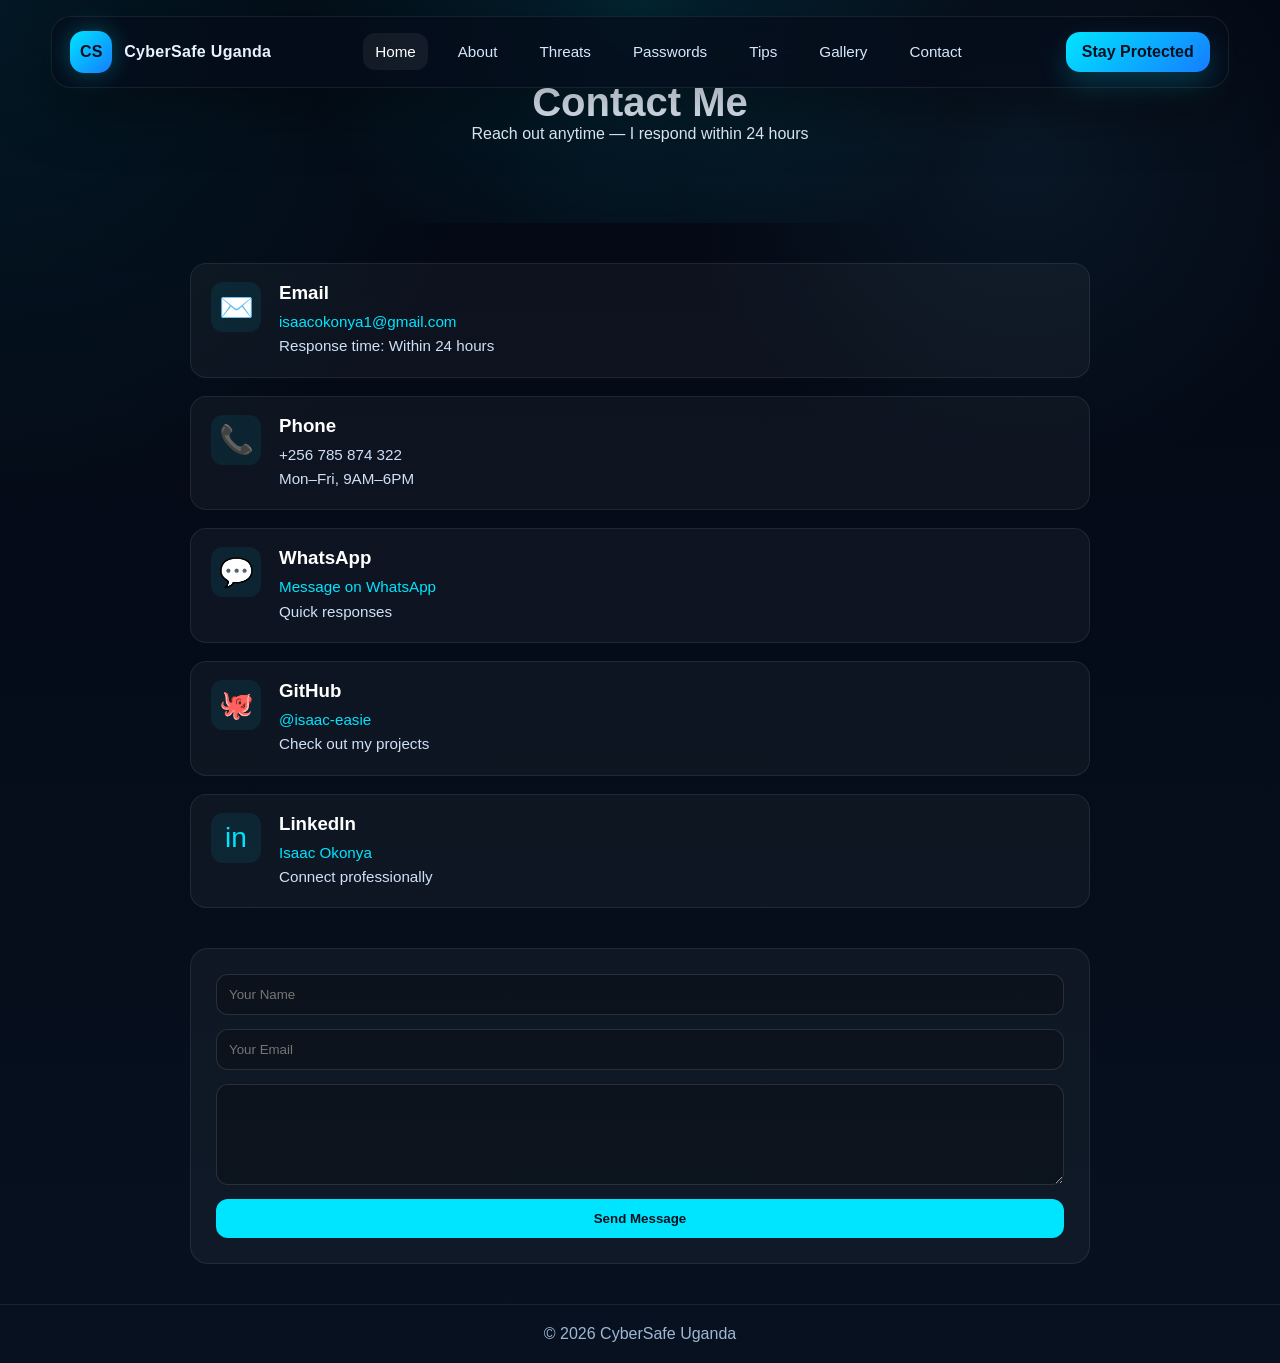
<file: contact.html>
<!DOCTYPE html>
<html lang="en">
<head>
<meta charset="UTF-8">
<meta name="viewport" content="width=device-width, initial-scale=1.0">
<title>Contact | CyberSafe Uganda</title>
<link rel="stylesheet" href="css/style.css">
</head>

<body>

<header class="site-header">
<nav class="navbar">
<a href="index.html" class="logo">
<span class="logo-mark">CS</span>
<span class="logo-text">CyberSafe Uganda</span>
</a>

<ul class="nav-links">
<li><a class="active" href="index.html">Home</a></li>
<li><a href="about.html">About</a></li>
<li><a href="threats.html">Threats</a></li>
<li><a href="passwords.html">Passwords</a></li>
<li><a href="tips.html">Tips</a></li>
<li><a href="gallery.html">Gallery</a></li>
<li><a href="contact.html">Contact</a></li>
</ul>

<div class="nav-actions">
<a href="tips.html" class="nav-btn">Stay Protected</a>
<button class="menu-btn" aria-label="Open Menu">☰</button>
</div>
</nav>
</header>

<section class="banner">
<h1>Contact Me</h1>
<p>Reach out anytime — I respond within 24 hours</p>
</section>


<div class="contact-wrapper">

<div class="contact-card" style="animation-delay:.1s">
<div class="icon">✉️</div>
<div class="contact-info">
<h3>Email</h3>
<p><a href="mailto:isaacokonya1@gmail.com">isaacokonya1@gmail.com</a></p>
<p>Response time: Within 24 hours</p>
</div>
</div>

<div class="contact-card" style="animation-delay:.2s">
<div class="icon">📞</div>
<div class="contact-info">
<h3>Phone</h3>
<p>+256 785 874 322</p>
<p>Mon–Fri, 9AM–6PM</p>
</div>
</div>

<div class="contact-card" style="animation-delay:.3s">
<div class="icon">💬</div>
<div class="contact-info">
<h3>WhatsApp</h3>
<p><a href="https://wa.me/+256785874322">Message on WhatsApp</a></p>
<p>Quick responses</p>
</div>
</div>

<div class="contact-card" style="animation-delay:.4s">
<div class="icon">🐙</div>
<div class="contact-info">
<h3>GitHub</h3>
<p><a href="https://github.com/isaac-easie">@isaac-easie</a></p>
<p>Check out my projects</p>
</div>
</div>

<div class="contact-card" style="animation-delay:.5s">
<div class="icon">in</div>
<div class="contact-info">
<h3>LinkedIn</h3>
<p><a href="www.linkedin.com/in/
isaac-okonya-31808240a">Isaac Okonya</a></p>
<p>Connect professionally</p>
</div>
</div>

</div>

<div class="form-box">
<form action="https://formspree.io/f/mgojannz"
  method="POST">
<input type="text" placeholder="Your Name" required>
<input type="email" placeholder="Your Email" required>
<textarea rows="5" name="Your Message" required></textarea>
<button type="submit">Send Message</button>
</form>
</div>

<footer>
<p>© 2026 CyberSafe Uganda</p>
</footer>

<script src="js/nav_menu.js" defer></script>

</body>
</html>
</file>
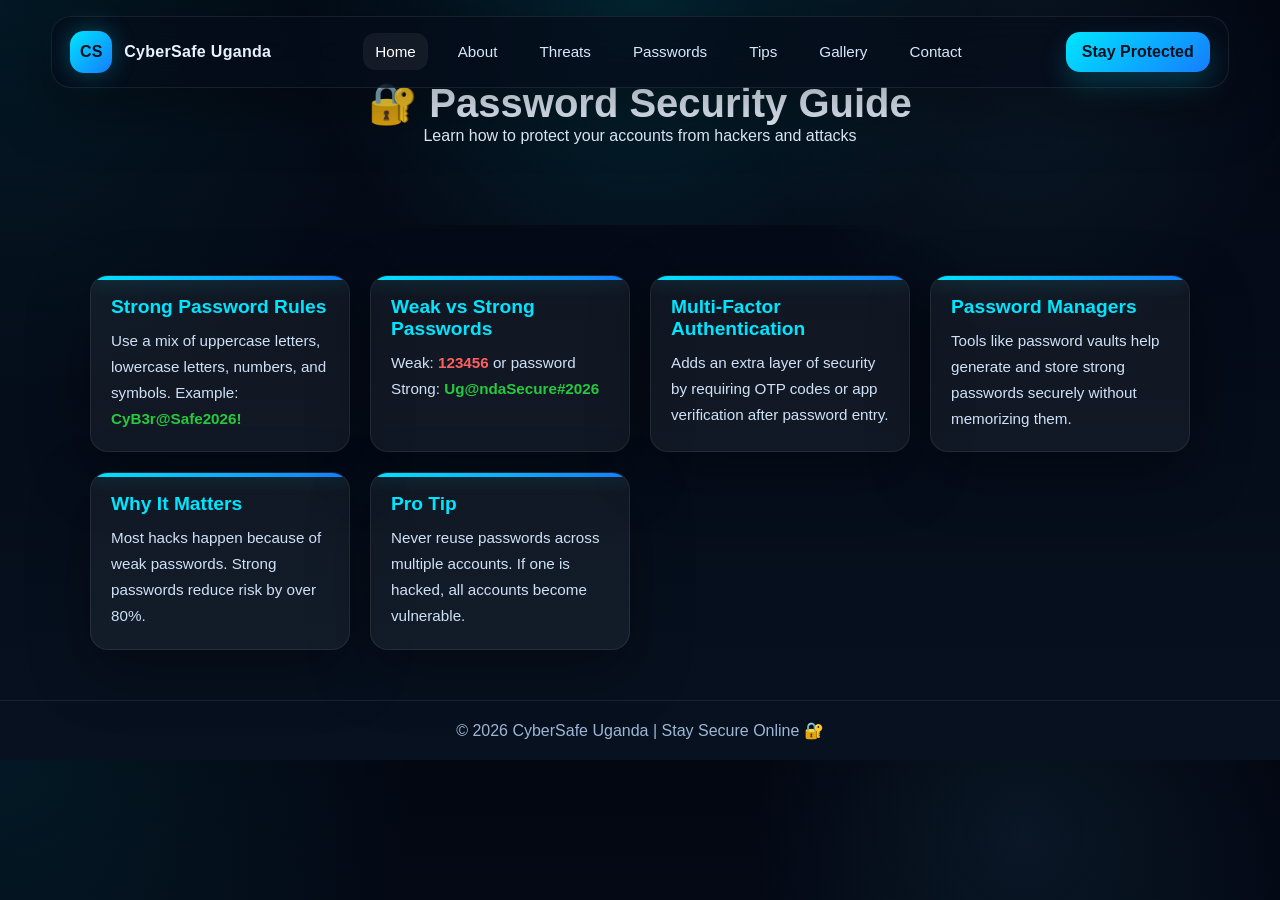
<file: passwords.html>
<!DOCTYPE html>
<html lang="en">

<head>
    <meta charset="UTF-8">
    <meta name="viewport" content="width=device-width, initial-scale=1.0">
    <title>Password Security | CyberSafe Uganda</title>
    <link rel="stylesheet" href="css/style.css">
</head>

<body>

    <header class="site-header">
        <nav class="navbar">
            <a href="index.html" class="logo">
                <span class="logo-mark">CS</span>
                <span class="logo-text">CyberSafe Uganda</span>
            </a>

            <ul class="nav-links">
                <li><a class="active" href="index.html">Home</a></li>
                <li><a href="about.html">About</a></li>
                <li><a href="threats.html">Threats</a></li>
                <li><a href="passwords.html">Passwords</a></li>
                <li><a href="tips.html">Tips</a></li>
                <li><a href="gallery.html">Gallery</a></li>
                <li><a href="contact.html">Contact</a></li>
            </ul>

            <div class="nav-actions">
                <a href="tips.html" class="nav-btn">Stay Protected</a>
                <button class="menu-btn" aria-label="Open Menu">☰</button>
            </div>
        </nav>
    </header>
    <section class="banner">
        <h1>🔐 Password Security Guide</h1>
        <p>Learn how to protect your accounts from hackers and attacks</p>
    </section>

    <section class="container">

        <div class="card">
            <h2>Strong Password Rules</h2>
            <p>
                Use a mix of uppercase letters, lowercase letters, numbers, and symbols.
                Example: <span class="good">CyB3r@Safe2026!</span>
            </p>
        </div>

        <div class="card">
            <h2>Weak vs Strong Passwords</h2>
            <p>
                Weak: <span class="bad">123456</span> or password<br>
                Strong: <span class="good">Ug@ndaSecure#2026</span>
            </p>
        </div>

        <div class="card">
            <h2>Multi-Factor Authentication</h2>
            <p>
                Adds an extra layer of security by requiring OTP codes or app verification after password entry.
            </p>
        </div>

        <div class="card">
            <h2>Password Managers</h2>
            <p>
                Tools like password vaults help generate and store strong passwords securely without memorizing them.
            </p>
        </div>

        <div class="card">
            <h2>Why It Matters</h2>
            <p>
                Most hacks happen because of weak passwords. Strong passwords reduce risk by over 80%.
            </p>
        </div>

        <div class="card">
            <h2>Pro Tip</h2>
            <p>
                Never reuse passwords across multiple accounts. If one is hacked, all accounts become vulnerable.
            </p>
        </div>

    </section>

    <footer>
        <p>© 2026 CyberSafe Uganda | Stay Secure Online 🔐</p>
    </footer>

    <script src="js/nav_menu.js" defer></script>

</body>

</html>
</file>
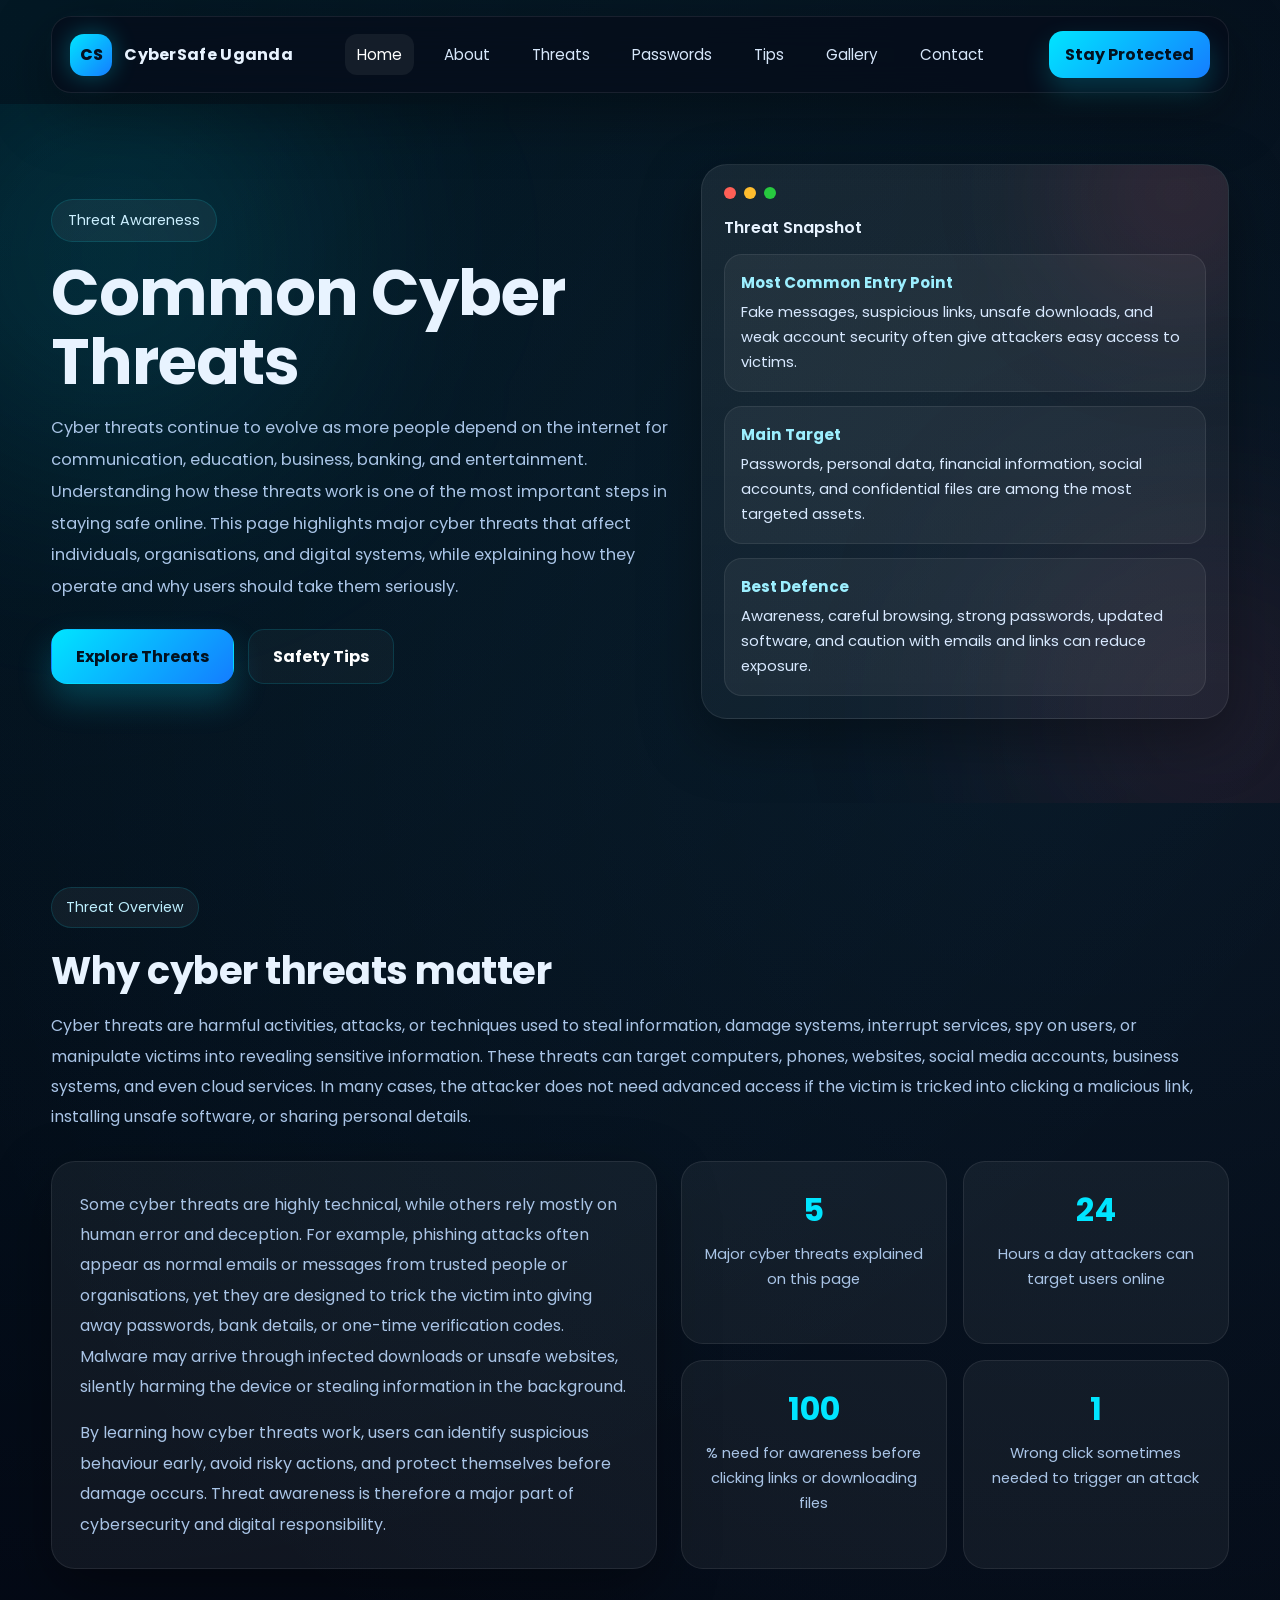
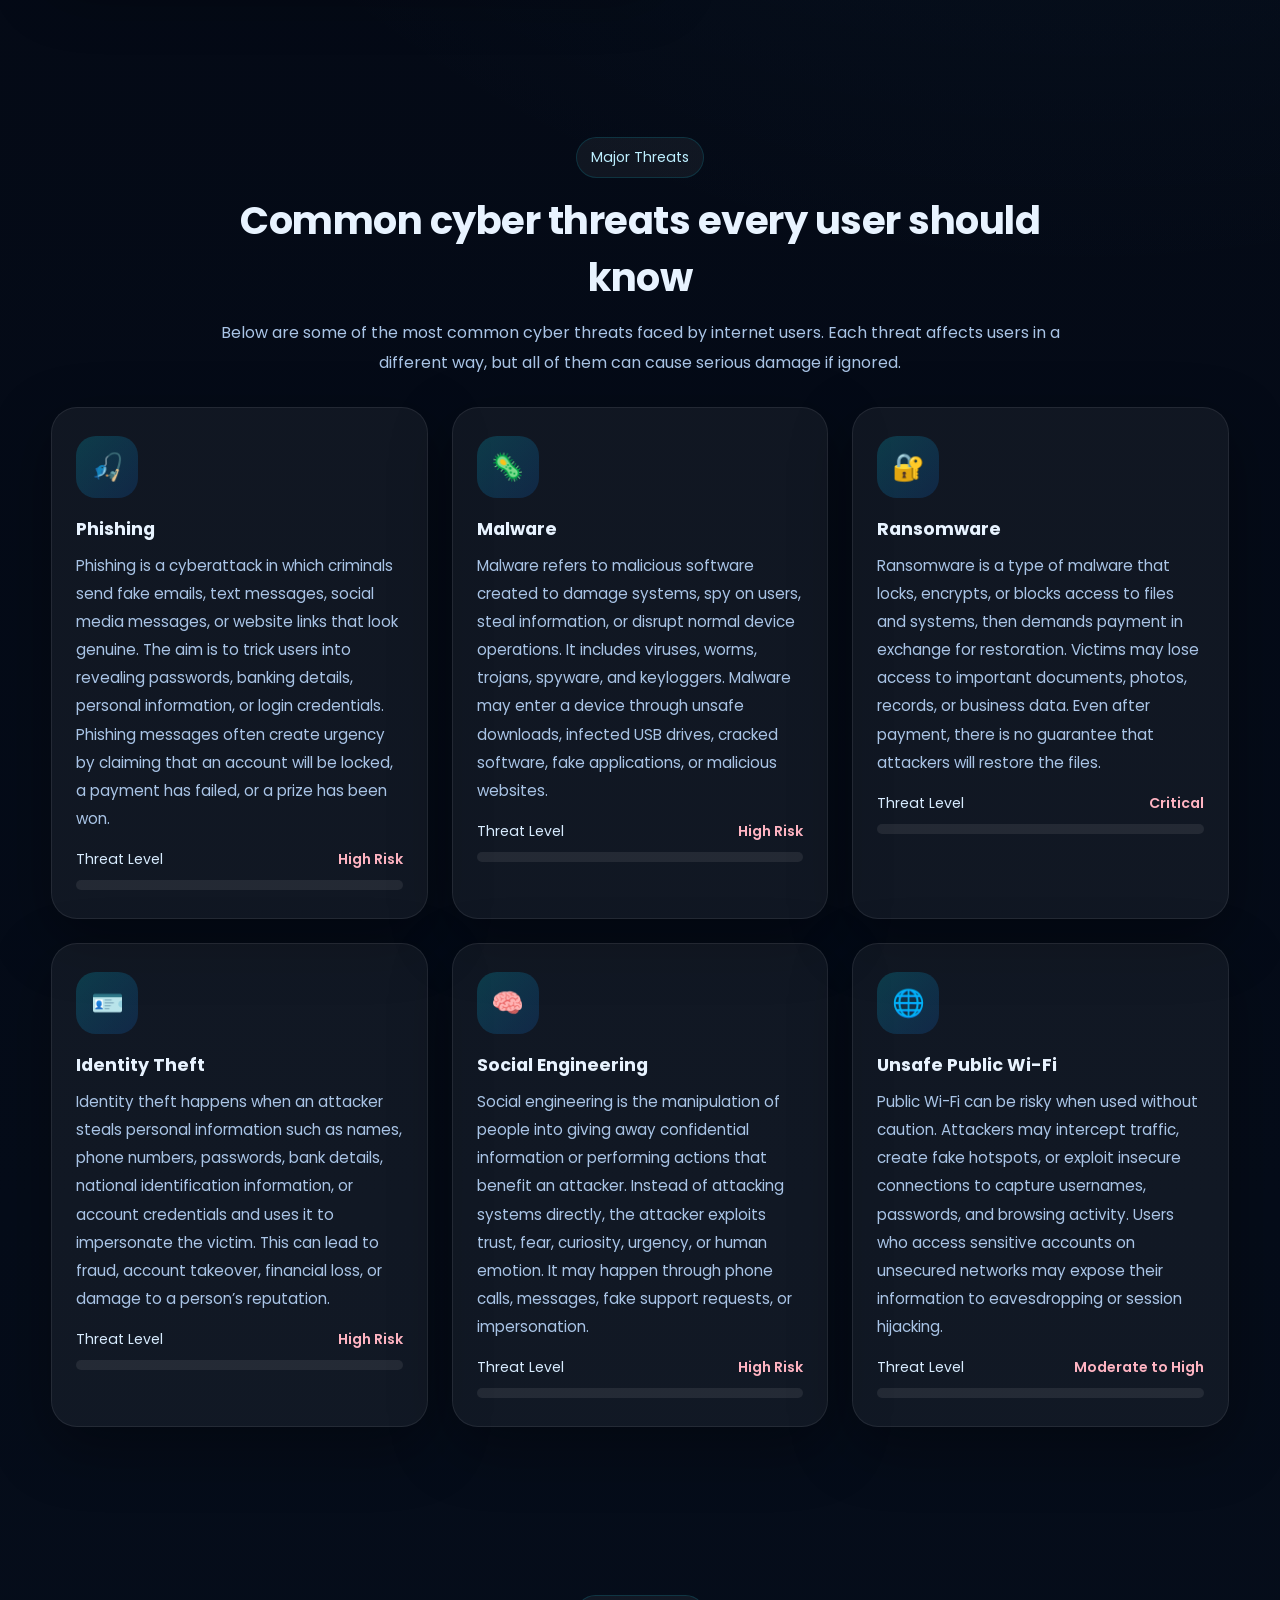
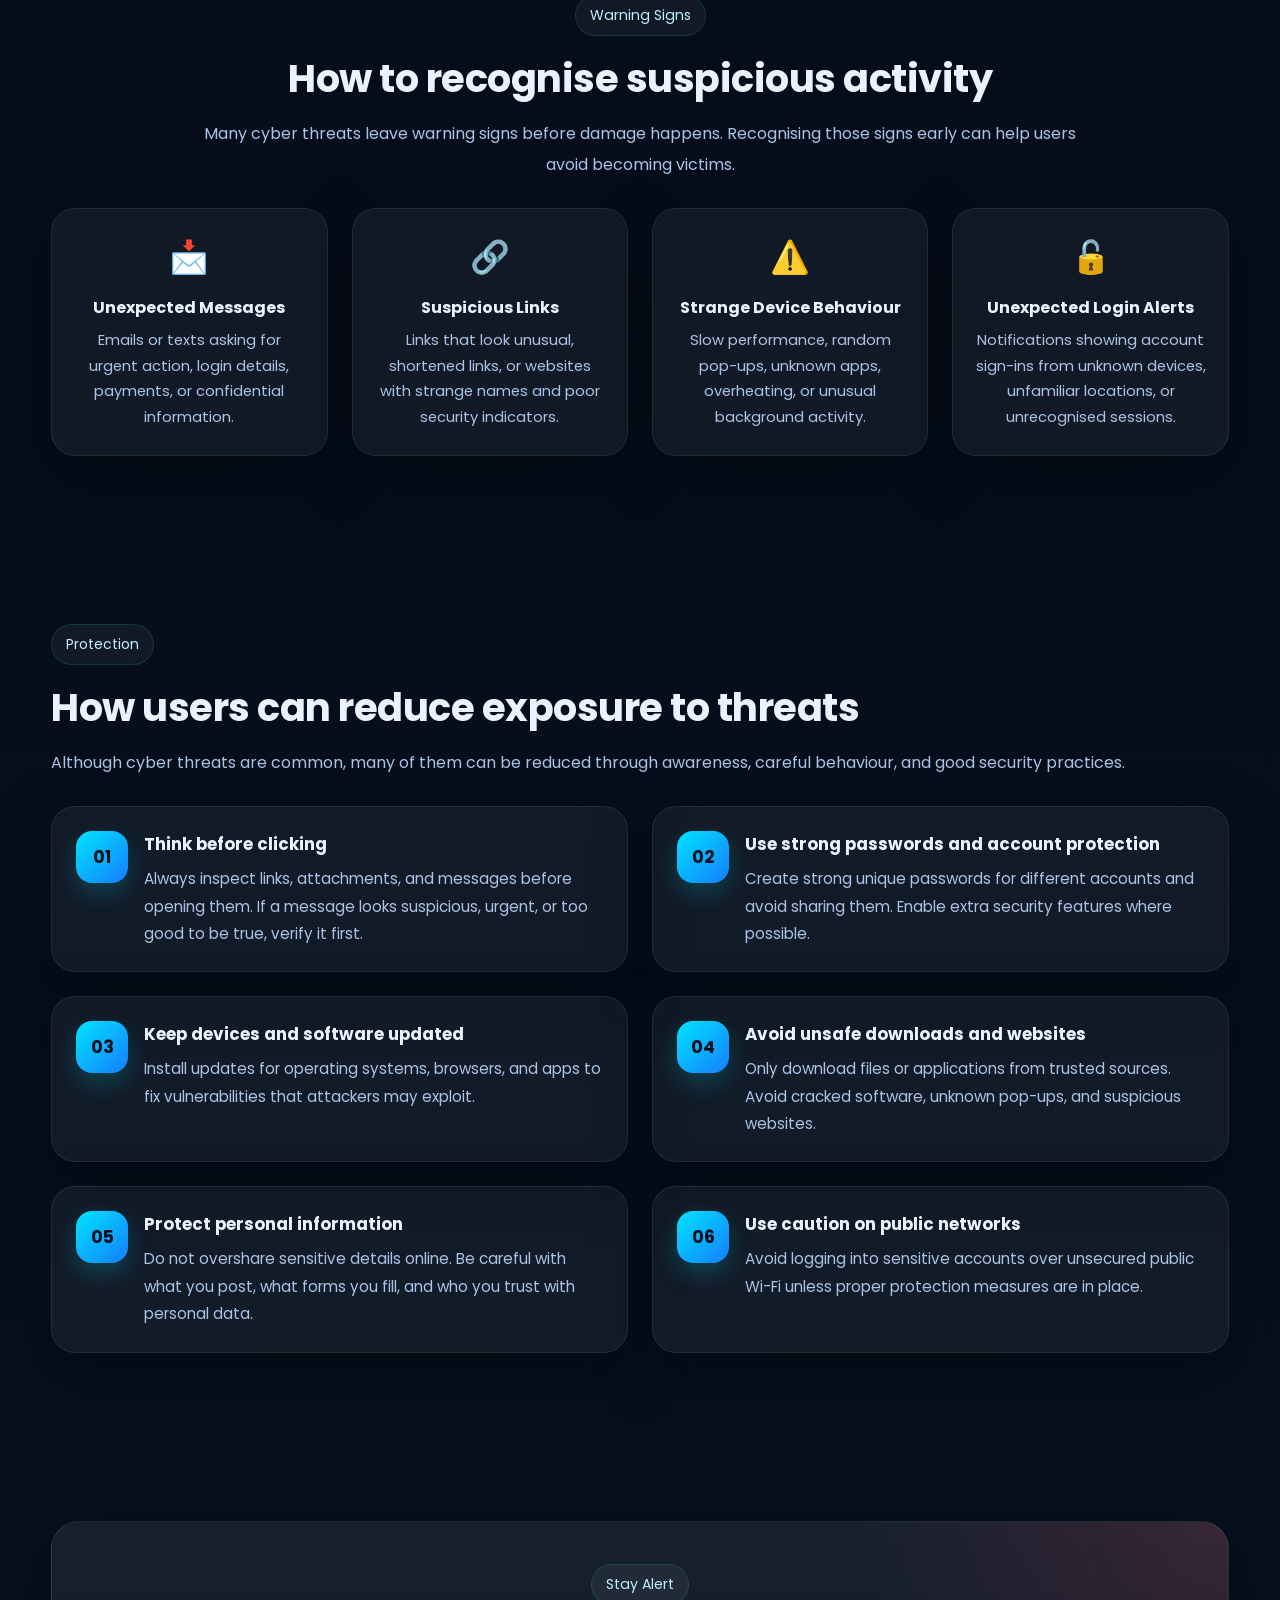
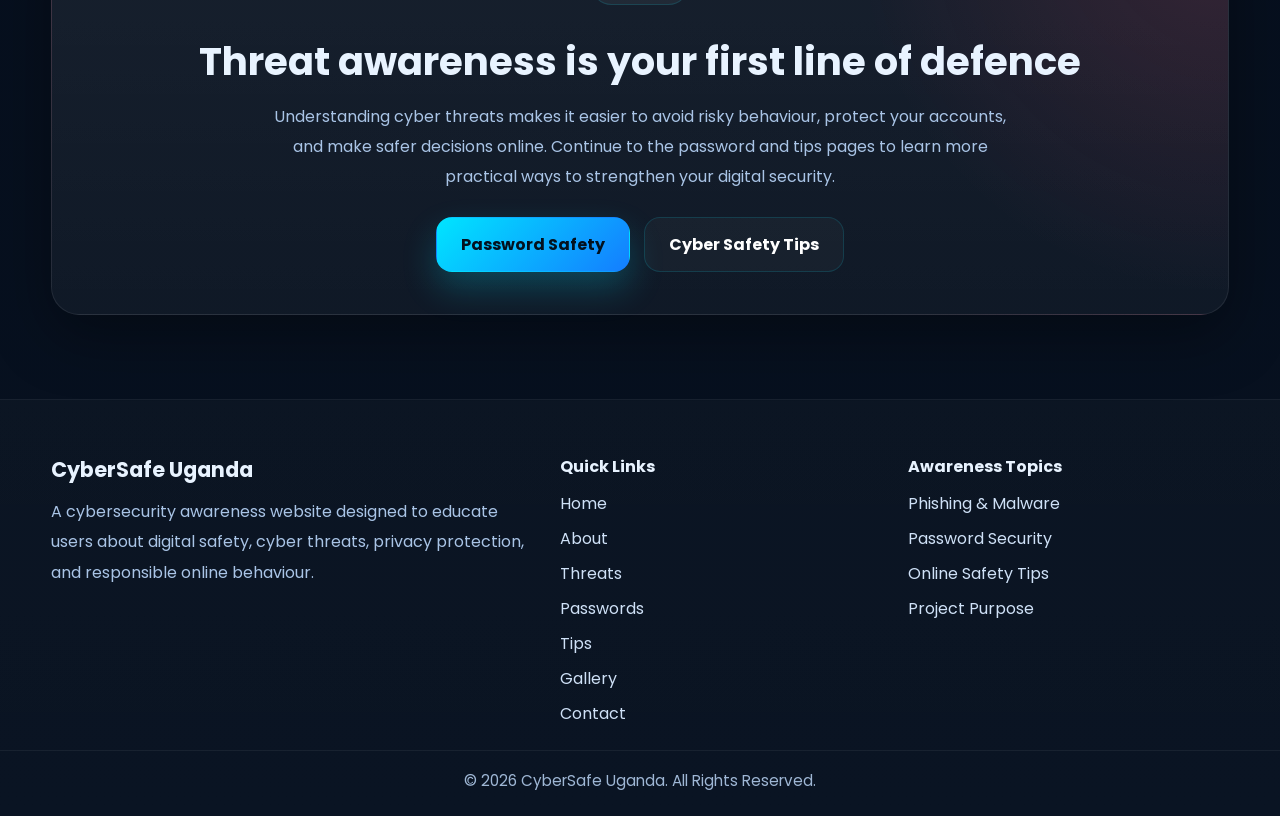
<file: threats.html>
<!DOCTYPE html>
<html lang="en">

<head>
    <meta charset="UTF-8">
    <meta name="viewport" content="width=device-width, initial-scale=1.0">
    <title>Threats | CyberSafe Uganda</title>
    <link rel="preconnect" href="https://fonts.googleapis.com">
    <link rel="preconnect" href="https://fonts.gstatic.com" crossorigin>
    <link href="https://fonts.googleapis.com/css2?family=Poppins:wght@300;400;500;600;700;800&display=swap"
        rel="stylesheet">
    <style>
        * {
            margin: 0;
            padding: 0;
            box-sizing: border-box;
            font-family: 'Poppins', sans-serif;
            scroll-behavior: smooth;
        }

        :root {
            --bg: #030712;
            --bg-2: #071120;
            --bg-3: #0b1628;
            --panel: rgba(255, 255, 255, .05);
            --panel-2: rgba(255, 255, 255, .08);
            --line: rgba(0, 229, 255, .14);
            --text: #e8f3ff;
            --muted: #a9c4e6;
            --primary: #00e5ff;
            --primary-2: #4cc9ff;
            --danger: #ff4d6d;
            --warning: #ffb703;
            --shadow: 0 20px 60px rgba(0, 0, 0, .35);
            --radius: 22px;
        }

        body {
            background:
                radial-gradient(circle at top left, rgba(0, 229, 255, .08), transparent 28%),
                radial-gradient(circle at 85% 12%, rgba(76, 201, 255, .08), transparent 24%),
                linear-gradient(180deg, var(--bg), var(--bg-2));
            color: var(--text);
            overflow-x: hidden;
        }

        a {
            text-decoration: none;
            color: inherit;
        }

        ul {
            list-style: none;
        }

        .site-header {
            position: fixed;
            top: 0;
            left: 0;
            width: 100%;
            z-index: 1000;
        }

        .navbar {
            width: min(1180px, 92%);
            margin: 16px auto 0;
            display: flex;
            align-items: center;
            justify-content: space-between;
            padding: 14px 18px;
            background: rgba(6, 12, 25, .72);
            backdrop-filter: blur(16px);
            border: 1px solid rgba(255, 255, 255, .08);
            border-radius: 20px;
            box-shadow: var(--shadow);
        }

        .logo {
            display: flex;
            align-items: center;
            gap: 12px;
            font-weight: 700;
        }

        .logo-mark {
            width: 42px;
            height: 42px;
            border-radius: 14px;
            display: grid;
            place-items: center;
            background: linear-gradient(135deg, var(--primary), #147dff);
            color: #04101f;
            font-weight: 800;
            box-shadow: 0 0 24px rgba(0, 229, 255, .3);
        }

        .logo-text {
            font-size: 1rem;
            letter-spacing: .3px;
        }

        .nav-links {
            display: flex;
            align-items: center;
            gap: 18px;
        }

        .nav-links a {
            padding: 10px 12px;
            font-size: .95rem;
            color: #d7e7fb;
            border-radius: 12px;
            transition: .3s ease;
        }

        .nav-links a:hover,
        .nav-links a.active {
            color: #fff;
            background: rgba(255, 255, 255, .06);
        }

        .nav-actions {
            display: flex;
            align-items: center;
            gap: 12px;
        }

        .nav-btn {
            padding: 11px 16px;
            border-radius: 14px;
            background: linear-gradient(135deg, var(--primary), #157dff);
            color: #03111f;
            font-weight: 700;
            box-shadow: 0 12px 28px rgba(0, 229, 255, .2);
            transition: .3s ease;
        }

        .nav-btn:hover {
            transform: translateY(-2px);
        }

        .menu-btn {
            display: none;
            border: none;
            background: transparent;
            color: #fff;
            font-size: 1.7rem;
            cursor: pointer;
        }

        main {
            padding-top: 104px;
        }

        .page-hero {
            position: relative;
            padding: 60px 0 84px;
            overflow: hidden;
        }

        .page-hero::before {
            content: "";
            position: absolute;
            width: 420px;
            height: 420px;
            border-radius: 50%;
            background: rgba(0, 229, 255, .12);
            filter: blur(120px);
            top: -60px;
            left: -100px;
            animation: orb 10s ease-in-out infinite;
        }

        .page-hero::after {
            content: "";
            position: absolute;
            width: 380px;
            height: 380px;
            border-radius: 50%;
            background: rgba(255, 77, 109, .10);
            filter: blur(120px);
            right: -120px;
            bottom: -100px;
            animation: orb 12s ease-in-out infinite reverse;
        }

        .hero-wrap {
            width: min(1180px, 92%);
            margin: 0 auto;
            position: relative;
            z-index: 2;
            display: grid;
            grid-template-columns: 1.08fr .92fr;
            gap: 30px;
            align-items: center;
        }

        .hero-content {
            animation: fadeUp 1s ease both;
        }

        .hero-badge {
            display: inline-flex;
            padding: 10px 16px;
            border-radius: 999px;
            background: rgba(255, 255, 255, .05);
            border: 1px solid var(--line);
            color: #ccefff;
            font-size: .9rem;
            margin-bottom: 16px;
        }

        .hero-content h1 {
            font-size: clamp(2.2rem, 5vw, 4rem);
            line-height: 1.08;
            margin-bottom: 16px;
            letter-spacing: -1px;
        }

        .hero-content p {
            color: var(--muted);
            line-height: 1.95;
            font-size: 1.02rem;
            max-width: 720px;
        }

        .hero-actions {
            display: flex;
            flex-wrap: wrap;
            gap: 14px;
            margin-top: 26px;
        }

        .btn {
            display: inline-flex;
            align-items: center;
            justify-content: center;
            padding: 14px 24px;
            border-radius: 16px;
            font-weight: 700;
            transition: .35s ease;
            border: 1px solid transparent;
        }

        .btn:hover {
            transform: translateY(-3px);
        }

        .btn-primary {
            background: linear-gradient(135deg, var(--primary), #147dff);
            color: #03111f;
            box-shadow: 0 16px 34px rgba(0, 229, 255, .22);
            animation: pulseGlow 2.6s infinite;
        }

        .btn-outline {
            border-color: var(--line);
            background: rgba(255, 255, 255, .03);
            color: #fff;
        }

        .hero-panel {
            background: linear-gradient(180deg, rgba(255, 255, 255, .07), rgba(255, 255, 255, .04));
            border: 1px solid rgba(255, 255, 255, .08);
            border-radius: 26px;
            padding: 22px;
            box-shadow: var(--shadow);
            position: relative;
            overflow: hidden;
            animation: fadeLeft 1.1s ease both;
        }

        .hero-panel::before {
            content: "";
            position: absolute;
            width: 220px;
            height: 220px;
            border-radius: 50%;
            background: rgba(255, 77, 109, .12);
            filter: blur(70px);
            top: -80px;
            right: -60px;
        }

        .panel-top {
            display: flex;
            gap: 8px;
            margin-bottom: 16px;
            position: relative;
            z-index: 2;
        }

        .dot {
            width: 12px;
            height: 12px;
            border-radius: 50%;
            display: inline-block;
        }

        .dot-one {
            background: #ff5f56;
        }

        .dot-two {
            background: #ffbd2e;
        }

        .dot-three {
            background: #27c93f;
        }

        .panel-title {
            font-size: 1rem;
            font-weight: 600;
            margin-bottom: 14px;
            position: relative;
            z-index: 2;
        }

        .panel-list {
            display: grid;
            gap: 14px;
            position: relative;
            z-index: 2;
        }

        .panel-item {
            padding: 16px;
            border-radius: 18px;
            background: rgba(255, 255, 255, .05);
            border: 1px solid rgba(255, 255, 255, .08);
            animation: floatCard 6s ease-in-out infinite;
        }

        .panel-item:nth-child(2) {
            animation-delay: .5s;
        }

        .panel-item:nth-child(3) {
            animation-delay: 1s;
        }

        .panel-item h4 {
            font-size: .95rem;
            margin-bottom: 6px;
            color: #9cefff;
        }

        .panel-item p {
            font-size: .92rem;
            line-height: 1.7;
            color: #d8e9ff;
        }

        section {
            padding: 84px 0;
            position: relative;
        }

        .section-header {
            width: min(1180px, 92%);
            margin: 0 auto 28px;
        }

        .section-header.center {
            text-align: center;
            max-width: 900px;
        }

        .section-tag {
            display: inline-flex;
            padding: 9px 14px;
            border-radius: 999px;
            background: rgba(255, 255, 255, .05);
            border: 1px solid var(--line);
            color: #bdefff;
            font-size: .88rem;
            margin-bottom: 14px;
        }

        .section-header h2 {
            font-size: clamp(1.7rem, 3vw, 2.7rem);
            margin-bottom: 12px;
            letter-spacing: -.5px;
        }

        .section-header p {
            color: var(--muted);
            line-height: 1.9;
        }

        .threat-grid,
        .warning-grid,
        .protection-grid {
            width: min(1180px, 92%);
            margin: 0 auto;
            display: grid;
            gap: 24px;
        }

        .threat-grid {
            grid-template-columns: repeat(3, 1fr);
        }

        .threat-card {
            background: var(--panel);
            border: 1px solid rgba(255, 255, 255, .08);
            border-radius: 26px;
            padding: 28px 24px;
            box-shadow: var(--shadow);
            position: relative;
            overflow: hidden;
            transition: .4s ease;
        }

        .threat-card::before {
            content: "";
            position: absolute;
            inset: 0;
            background: linear-gradient(135deg, rgba(0, 229, 255, .08), transparent 50%, rgba(255, 77, 109, .08));
            opacity: 0;
            transition: .4s ease;
        }

        .threat-card:hover {
            transform: translateY(-10px);
            border-color: var(--line);
        }

        .threat-card:hover::before {
            opacity: 1;
        }

        .threat-icon {
            width: 62px;
            height: 62px;
            border-radius: 20px;
            display: grid;
            place-items: center;
            font-size: 1.65rem;
            margin-bottom: 18px;
            background: linear-gradient(135deg, rgba(0, 229, 255, .18), rgba(20, 125, 255, .16));
            position: relative;
            z-index: 2;
        }

        .threat-card h3 {
            font-size: 1.1rem;
            margin-bottom: 10px;
            position: relative;
            z-index: 2;
        }

        .threat-card p {
            color: var(--muted);
            line-height: 1.85;
            font-size: .95rem;
            position: relative;
            z-index: 2;
            margin-bottom: 16px;
        }

        .meta {
            display: flex;
            justify-content: space-between;
            align-items: center;
            gap: 10px;
            margin-bottom: 10px;
            font-size: .88rem;
            position: relative;
            z-index: 2;
        }

        .meta span:first-child {
            color: #d8ecff;
        }

        .meta span:last-child {
            color: #ffb4c2;
            font-weight: 600;
        }

        .level {
            height: 10px;
            background: rgba(255, 255, 255, .08);
            border-radius: 999px;
            overflow: hidden;
            position: relative;
            z-index: 2;
        }

        .level span {
            display: block;
            height: 100%;
            border-radius: 999px;
            background: linear-gradient(90deg, #00e5ff, #ff4d6d);
            width: 0;
            transition: 1.6s ease;
        }

        .overview-grid {
            width: min(1180px, 92%);
            margin: 0 auto;
            display: grid;
            grid-template-columns: 1.05fr .95fr;
            gap: 24px;
        }

        .glass-card {
            background: var(--panel);
            border: 1px solid rgba(255, 255, 255, .08);
            border-radius: 24px;
            padding: 28px;
            box-shadow: var(--shadow);
        }

        .glass-card p {
            color: var(--muted);
            line-height: 1.9;
            margin-bottom: 16px;
        }

        .glass-card p:last-child {
            margin-bottom: 0;
        }

        .stats-box {
            display: grid;
            grid-template-columns: repeat(2, 1fr);
            gap: 16px;
        }

        .stat-card {
            background: rgba(255, 255, 255, .05);
            border: 1px solid rgba(255, 255, 255, .08);
            border-radius: 22px;
            padding: 24px 18px;
            text-align: center;
            transition: .35s ease;
        }

        .stat-card:hover {
            transform: translateY(-8px);
            border-color: var(--line);
        }

        .stat-card h3 {
            font-size: 2rem;
            color: var(--primary);
            margin-bottom: 8px;
        }

        .stat-card p {
            font-size: .92rem;
            line-height: 1.7;
            color: var(--muted);
        }

        .warning-grid {
            grid-template-columns: repeat(4, 1fr);
        }

        .warning-card {
            background: var(--panel);
            border: 1px solid rgba(255, 255, 255, .08);
            border-radius: 24px;
            padding: 24px 20px;
            box-shadow: var(--shadow);
            text-align: center;
            transition: .35s ease;
        }

        .warning-card:hover {
            transform: translateY(-8px);
            border-color: var(--line);
        }

        .warning-card .warning-icon {
            font-size: 2rem;
            margin-bottom: 14px;
        }

        .warning-card h3 {
            font-size: 1rem;
            margin-bottom: 8px;
        }

        .warning-card p {
            font-size: .92rem;
            line-height: 1.75;
            color: var(--muted);
        }

        .protection-grid {
            grid-template-columns: repeat(2, 1fr);
        }

        .protection-card {
            display: flex;
            gap: 16px;
            align-items: flex-start;
            background: var(--panel);
            border: 1px solid rgba(255, 255, 255, .08);
            border-radius: 24px;
            padding: 24px;
            box-shadow: var(--shadow);
            transition: .35s ease;
        }

        .protection-card:hover {
            transform: translateY(-8px);
            border-color: var(--line);
        }

        .protection-number {
            min-width: 52px;
            height: 52px;
            display: grid;
            place-items: center;
            border-radius: 16px;
            font-weight: 700;
            font-size: 1.1rem;
            background: linear-gradient(135deg, var(--primary), #157dff);
            color: #04101f;
            box-shadow: 0 10px 24px rgba(0, 229, 255, .2);
        }

        .protection-card h3 {
            margin-bottom: 8px;
            font-size: 1.05rem;
        }

        .protection-card p {
            color: var(--muted);
            line-height: 1.8;
            font-size: .95rem;
        }

        .cta-wrap {
            width: min(1180px, 92%);
            margin: 0 auto;
        }

        .cta-card {
            background:
                radial-gradient(circle at top right, rgba(255, 77, 109, .14), transparent 30%),
                linear-gradient(180deg, rgba(255, 255, 255, .07), rgba(255, 255, 255, .04));
            border: 1px solid rgba(255, 255, 255, .08);
            border-radius: 28px;
            padding: 42px;
            box-shadow: var(--shadow);
            text-align: center;
        }

        .cta-card h2 {
            font-size: clamp(1.8rem, 3vw, 2.7rem);
            margin: 14px 0 12px;
        }

        .cta-card p {
            max-width: 760px;
            margin: 0 auto;
            line-height: 1.9;
            color: var(--muted);
        }

        .cta-buttons {
            display: flex;
            justify-content: center;
            flex-wrap: wrap;
            gap: 14px;
            margin-top: 24px;
        }

        .site-footer {
            padding: 26px 0 0;
            background: linear-gradient(180deg, rgba(255, 255, 255, .02), rgba(255, 255, 255, .01));
            border-top: 1px solid rgba(255, 255, 255, .06);
        }

        .footer-grid {
            width: min(1180px, 92%);
            margin: 0 auto;
            display: grid;
            grid-template-columns: 1.2fr .8fr .8fr;
            gap: 28px;
            padding: 28px 0 24px;
        }

        .footer-brand h3 {
            font-size: 1.3rem;
            margin-bottom: 12px;
        }

        .footer-brand p {
            color: var(--muted);
            line-height: 1.9;
            max-width: 520px;
        }

        .footer-links h4 {
            margin-bottom: 12px;
        }

        .footer-links ul {
            display: grid;
            gap: 10px;
        }

        .footer-links a {
            color: #cfe1f7;
            transition: .3s ease;
        }

        .footer-links a:hover {
            color: #fff;
        }

        .footer-bottom {
            border-top: 1px solid rgba(255, 255, 255, .06);
            padding: 18px 0 24px;
            text-align: center;
            color: #9fb7d5;
            font-size: .95rem;
        }

        .reveal {
            opacity: 0;
            transform: translateY(34px);
            transition: opacity .8s ease, transform .8s ease;
        }

        .reveal.active {
            opacity: 1;
            transform: translateY(0);
        }

        @keyframes fadeUp {
            from {
                opacity: 0;
                transform: translateY(40px)
            }

            to {
                opacity: 1;
                transform: translateY(0)
            }
        }

        @keyframes fadeLeft {
            from {
                opacity: 0;
                transform: translateX(40px)
            }

            to {
                opacity: 1;
                transform: translateX(0)
            }
        }

        @keyframes pulseGlow {
            0% {
                box-shadow: 0 0 0 0 rgba(0, 229, 255, .32)
            }

            70% {
                box-shadow: 0 0 0 18px rgba(0, 229, 255, 0)
            }

            100% {
                box-shadow: 0 0 0 0 rgba(0, 229, 255, 0)
            }
        }

        @keyframes orb {
            0% {
                transform: translateY(0) translateX(0)
            }

            50% {
                transform: translateY(-40px) translateX(28px)
            }

            100% {
                transform: translateY(0) translateX(0)
            }
        }

        @keyframes floatCard {
            0% {
                transform: translateY(0)
            }

            50% {
                transform: translateY(-6px)
            }

            100% {
                transform: translateY(0)
            }
        }

        @media (max-width:1100px) {

            .hero-wrap,
            .overview-grid {
                grid-template-columns: 1fr;
            }

            .threat-grid {
                grid-template-columns: 1fr 1fr;
            }

            .warning-grid {
                grid-template-columns: 1fr 1fr;
            }

            .footer-grid {
                grid-template-columns: 1fr 1fr;
            }
        }

        @media (max-width:860px) {
            .nav-links {
                position: absolute;
                top: 86px;
                left: 50%;
                transform: translateX(-50%);
                width: min(92%, 760px);
                background: rgba(6, 12, 25, .96);
                border: 1px solid rgba(255, 255, 255, .08);
                border-radius: 22px;
                padding: 18px;
                display: none;
                flex-direction: column;
                align-items: flex-start;
                box-shadow: var(--shadow);
            }

            .nav-links.active {
                display: flex;
                animation: fadeUp .35s ease both;
            }

            .menu-btn {
                display: block;
            }

            .nav-btn {
                display: none;
            }

            .protection-grid,
            .threat-grid {
                grid-template-columns: 1fr;
            }
        }

        @media (max-width:640px) {
            main {
                padding-top: 94px;
            }

            .navbar {
                padding: 12px 14px;
            }

            .logo-text {
                font-size: .92rem;
            }

            .logo-mark {
                width: 38px;
                height: 38px;
                border-radius: 12px;
            }

            .stats-box,
            .warning-grid,
            .footer-grid {
                grid-template-columns: 1fr;
            }

            .protection-card {
                flex-direction: column;
            }

            .cta-card {
                padding: 28px 20px;
            }

            section {
                padding: 72px 0;
            }
        }
    </style>
</head>

<body>

    <header class="site-header">
        <nav class="navbar">
            <a href="index.html" class="logo">
                <span class="logo-mark">CS</span>
                <span class="logo-text">CyberSafe Uganda</span>
            </a>

            <ul class="nav-links">
                <li><a class="active" href="index.html">Home</a></li>
                <li><a href="about.html">About</a></li>
                <li><a href="threats.html">Threats</a></li>
                <li><a href="passwords.html">Passwords</a></li>
                <li><a href="tips.html">Tips</a></li>
                <li><a href="gallery.html">Gallery</a></li>
                <li><a href="contact.html">Contact</a></li>
            </ul>

            <div class="nav-actions">
                <a href="tips.html" class="nav-btn">Stay Protected</a>
                <button class="menu-btn" aria-label="Open Menu">☰</button>
            </div>
        </nav>
    </header>

    <main>

        <section class="page-hero">
            <div class="hero-wrap">
                <div class="hero-content">
                    <span class="hero-badge">Threat Awareness</span>
                    <h1>Common Cyber Threats</h1>
                    <p>
                        Cyber threats continue to evolve as more people depend on the internet for communication,
                        education, business, banking, and entertainment. Understanding how these threats work is one of
                        the most important steps in staying safe online. This page highlights major cyber threats that
                        affect individuals, organisations, and digital systems, while explaining how they operate and
                        why users should take them seriously.
                    </p>
                    <div class="hero-actions">
                        <a href="#threats-list" class="btn btn-primary">Explore Threats</a>
                        <a href="tips.html" class="btn btn-outline">Safety Tips</a>
                    </div>
                </div>

                <div class="hero-panel">
                    <div class="panel-top">
                        <span class="dot dot-one"></span>
                        <span class="dot dot-two"></span>
                        <span class="dot dot-three"></span>
                    </div>
                    <h3 class="panel-title">Threat Snapshot</h3>
                    <div class="panel-list">
                        <div class="panel-item">
                            <h4>Most Common Entry Point</h4>
                            <p>Fake messages, suspicious links, unsafe downloads, and weak account security often give
                                attackers easy access to victims.</p>
                        </div>
                        <div class="panel-item">
                            <h4>Main Target</h4>
                            <p>Passwords, personal data, financial information, social accounts, and confidential files
                                are among the most targeted assets.</p>
                        </div>
                        <div class="panel-item">
                            <h4>Best Defence</h4>
                            <p>Awareness, careful browsing, strong passwords, updated software, and caution with emails
                                and links can reduce exposure.</p>
                        </div>
                    </div>
                </div>
            </div>
        </section>

        <section>
            <div class="section-header">
                <span class="section-tag">Threat Overview</span>
                <h2>Why cyber threats matter</h2>
                <p>
                    Cyber threats are harmful activities, attacks, or techniques used to steal information, damage
                    systems, interrupt services, spy on users, or manipulate victims into revealing sensitive
                    information. These threats can target computers, phones, websites, social media accounts, business
                    systems, and even cloud services. In many cases, the attacker does not need advanced access if the
                    victim is tricked into clicking a malicious link, installing unsafe software, or sharing personal
                    details.
                </p>
            </div>

            <div class="overview-grid">
                <div class="glass-card reveal">
                    <p>
                        Some cyber threats are highly technical, while others rely mostly on human error and deception.
                        For example, phishing attacks often appear as normal emails or messages from trusted people or
                        organisations, yet they are designed to trick the victim into giving away passwords, bank
                        details, or one-time verification codes. Malware may arrive through infected downloads or unsafe
                        websites, silently harming the device or stealing information in the background.
                    </p>
                    <p>
                        By learning how cyber threats work, users can identify suspicious behaviour early, avoid risky
                        actions, and protect themselves before damage occurs. Threat awareness is therefore a major part
                        of cybersecurity and digital responsibility.
                    </p>
                </div>

                <div class="stats-box reveal">
                    <div class="stat-card">
                        <h3 class="counter" data-target="5">0</h3>
                        <p>Major cyber threats explained on this page</p>
                    </div>
                    <div class="stat-card">
                        <h3 class="counter" data-target="24">0</h3>
                        <p>Hours a day attackers can target users online</p>
                    </div>
                    <div class="stat-card">
                        <h3 class="counter" data-target="100">0</h3>
                        <p>% need for awareness before clicking links or downloading files</p>
                    </div>
                    <div class="stat-card">
                        <h3 class="counter" data-target="1">0</h3>
                        <p>Wrong click sometimes needed to trigger an attack</p>
                    </div>
                </div>
            </div>
        </section>

        <section id="threats-list">
            <div class="section-header center">
                <span class="section-tag">Major Threats</span>
                <h2>Common cyber threats every user should know</h2>
                <p>
                    Below are some of the most common cyber threats faced by internet users. Each threat affects users
                    in a different way, but all of them can cause serious damage if ignored.
                </p>
            </div>

            <div class="threat-grid">

                <div class="threat-card reveal">
                    <div class="threat-icon">🎣</div>
                    <h3>Phishing</h3>
                    <p>
                        Phishing is a cyberattack in which criminals send fake emails, text messages, social media
                        messages, or website links that look genuine. The aim is to trick users into revealing
                        passwords, banking details, personal information, or login credentials. Phishing messages often
                        create urgency by claiming that an account will be locked, a payment has failed, or a prize has
                        been won.
                    </p>
                    <div class="meta">
                        <span>Threat Level</span>
                        <span>High Risk</span>
                    </div>
                    <div class="level"><span data-width="92%"></span></div>
                </div>

                <div class="threat-card reveal">
                    <div class="threat-icon">🦠</div>
                    <h3>Malware</h3>
                    <p>
                        Malware refers to malicious software created to damage systems, spy on users, steal information,
                        or disrupt normal device operations. It includes viruses, worms, trojans, spyware, and
                        keyloggers. Malware may enter a device through unsafe downloads, infected USB drives, cracked
                        software, fake applications, or malicious websites.
                    </p>
                    <div class="meta">
                        <span>Threat Level</span>
                        <span>High Risk</span>
                    </div>
                    <div class="level"><span data-width="88%"></span></div>
                </div>

                <div class="threat-card reveal">
                    <div class="threat-icon">🔐</div>
                    <h3>Ransomware</h3>
                    <p>
                        Ransomware is a type of malware that locks, encrypts, or blocks access to files and systems,
                        then demands payment in exchange for restoration. Victims may lose access to important
                        documents, photos, records, or business data. Even after payment, there is no guarantee that
                        attackers will restore the files.
                    </p>
                    <div class="meta">
                        <span>Threat Level</span>
                        <span>Critical</span>
                    </div>
                    <div class="level"><span data-width="95%"></span></div>
                </div>

                <div class="threat-card reveal">
                    <div class="threat-icon">🪪</div>
                    <h3>Identity Theft</h3>
                    <p>
                        Identity theft happens when an attacker steals personal information such as names, phone
                        numbers, passwords, bank details, national identification information, or account credentials
                        and uses it to impersonate the victim. This can lead to fraud, account takeover, financial loss,
                        or damage to a person’s reputation.
                    </p>
                    <div class="meta">
                        <span>Threat Level</span>
                        <span>High Risk</span>
                    </div>
                    <div class="level"><span data-width="84%"></span></div>
                </div>

                <div class="threat-card reveal">
                    <div class="threat-icon">🧠</div>
                    <h3>Social Engineering</h3>
                    <p>
                        Social engineering is the manipulation of people into giving away confidential information or
                        performing actions that benefit an attacker. Instead of attacking systems directly, the attacker
                        exploits trust, fear, curiosity, urgency, or human emotion. It may happen through phone calls,
                        messages, fake support requests, or impersonation.
                    </p>
                    <div class="meta">
                        <span>Threat Level</span>
                        <span>High Risk</span>
                    </div>
                    <div class="level"><span data-width="86%"></span></div>
                </div>

                <div class="threat-card reveal">
                    <div class="threat-icon">🌐</div>
                    <h3>Unsafe Public Wi-Fi</h3>
                    <p>
                        Public Wi-Fi can be risky when used without caution. Attackers may intercept traffic, create
                        fake hotspots, or exploit insecure connections to capture usernames, passwords, and browsing
                        activity. Users who access sensitive accounts on unsecured networks may expose their information
                        to eavesdropping or session hijacking.
                    </p>
                    <div class="meta">
                        <span>Threat Level</span>
                        <span>Moderate to High</span>
                    </div>
                    <div class="level"><span data-width="78%"></span></div>
                </div>

            </div>
        </section>

        <section>
            <div class="section-header center">
                <span class="section-tag">Warning Signs</span>
                <h2>How to recognise suspicious activity</h2>
                <p>
                    Many cyber threats leave warning signs before damage happens. Recognising those signs early can help
                    users avoid becoming victims.
                </p>
            </div>

            <div class="warning-grid">
                <div class="warning-card reveal">
                    <div class="warning-icon">📩</div>
                    <h3>Unexpected Messages</h3>
                    <p>Emails or texts asking for urgent action, login details, payments, or confidential information.
                    </p>
                </div>

                <div class="warning-card reveal">
                    <div class="warning-icon">🔗</div>
                    <h3>Suspicious Links</h3>
                    <p>Links that look unusual, shortened links, or websites with strange names and poor security
                        indicators.</p>
                </div>

                <div class="warning-card reveal">
                    <div class="warning-icon">⚠️</div>
                    <h3>Strange Device Behaviour</h3>
                    <p>Slow performance, random pop-ups, unknown apps, overheating, or unusual background activity.</p>
                </div>

                <div class="warning-card reveal">
                    <div class="warning-icon">🔓</div>
                    <h3>Unexpected Login Alerts</h3>
                    <p>Notifications showing account sign-ins from unknown devices, unfamiliar locations, or
                        unrecognised sessions.</p>
                </div>
            </div>
        </section>

        <section>
            <div class="section-header">
                <span class="section-tag">Protection</span>
                <h2>How users can reduce exposure to threats</h2>
                <p>
                    Although cyber threats are common, many of them can be reduced through awareness, careful behaviour,
                    and good security practices.
                </p>
            </div>

            <div class="protection-grid">
                <div class="protection-card reveal">
                    <div class="protection-number">01</div>
                    <div>
                        <h3>Think before clicking</h3>
                        <p>Always inspect links, attachments, and messages before opening them. If a message looks
                            suspicious, urgent, or too good to be true, verify it first.</p>
                    </div>
                </div>

                <div class="protection-card reveal">
                    <div class="protection-number">02</div>
                    <div>
                        <h3>Use strong passwords and account protection</h3>
                        <p>Create strong unique passwords for different accounts and avoid sharing them. Enable extra
                            security features where possible.</p>
                    </div>
                </div>

                <div class="protection-card reveal">
                    <div class="protection-number">03</div>
                    <div>
                        <h3>Keep devices and software updated</h3>
                        <p>Install updates for operating systems, browsers, and apps to fix vulnerabilities that
                            attackers may exploit.</p>
                    </div>
                </div>

                <div class="protection-card reveal">
                    <div class="protection-number">04</div>
                    <div>
                        <h3>Avoid unsafe downloads and websites</h3>
                        <p>Only download files or applications from trusted sources. Avoid cracked software, unknown
                            pop-ups, and suspicious websites.</p>
                    </div>
                </div>

                <div class="protection-card reveal">
                    <div class="protection-number">05</div>
                    <div>
                        <h3>Protect personal information</h3>
                        <p>Do not overshare sensitive details online. Be careful with what you post, what forms you
                            fill, and who you trust with personal data.</p>
                    </div>
                </div>

                <div class="protection-card reveal">
                    <div class="protection-number">06</div>
                    <div>
                        <h3>Use caution on public networks</h3>
                        <p>Avoid logging into sensitive accounts over unsecured public Wi-Fi unless proper protection
                            measures are in place.</p>
                    </div>
                </div>
            </div>
        </section>

        <section>
            <div class="cta-wrap">
                <div class="cta-card">
                    <span class="section-tag">Stay Alert</span>
                    <h2>Threat awareness is your first line of defence</h2>
                    <p>
                        Understanding cyber threats makes it easier to avoid risky behaviour, protect your accounts, and
                        make safer decisions online. Continue to the password and tips pages to learn more practical
                        ways to strengthen your digital security.
                    </p>
                    <div class="cta-buttons">
                        <a href="passwords.html" class="btn btn-primary">Password Safety</a>
                        <a href="tips.html" class="btn btn-outline">Cyber Safety Tips</a>
                    </div>
                </div>
            </div>
        </section>

    </main>

    <footer class="site-footer">
        <div class="footer-grid">
            <div class="footer-brand">
                <h3>CyberSafe Uganda</h3>
                <p>
                    A cybersecurity awareness website designed to educate users about digital safety, cyber threats,
                    privacy protection, and responsible online behaviour.
                </p>
            </div>

            <div class="footer-links">
                <h4>Quick Links</h4>
                <ul>
                    <li><a href="index.html">Home</a></li>
                    <li><a href="about.html">About</a></li>
                    <li><a href="threats.html">Threats</a></li>
                    <li><a href="passwords.html">Passwords</a></li>
                    <li><a href="tips.html">Tips</a></li>
                    <li><a href="gallery.html">Gallery</a></li>
                    <li><a href="contact.html">Contact</a></li>
                </ul>
            </div>

            <div class="footer-links">
                <h4>Awareness Topics</h4>
                <ul>
                    <li><a href="threats.html">Phishing & Malware</a></li>
                    <li><a href="passwords.html">Password Security</a></li>
                    <li><a href="tips.html">Online Safety Tips</a></li>
                    <li><a href="about.html">Project Purpose</a></li>
                </ul>
            </div>
        </div>

        <div class="footer-bottom">
            <p>© 2026 CyberSafe Uganda. All Rights Reserved.</p>
        </div>
    </footer>

    <script src="js/nav_menu.js" defer></script>
</body>

</html>
</file>
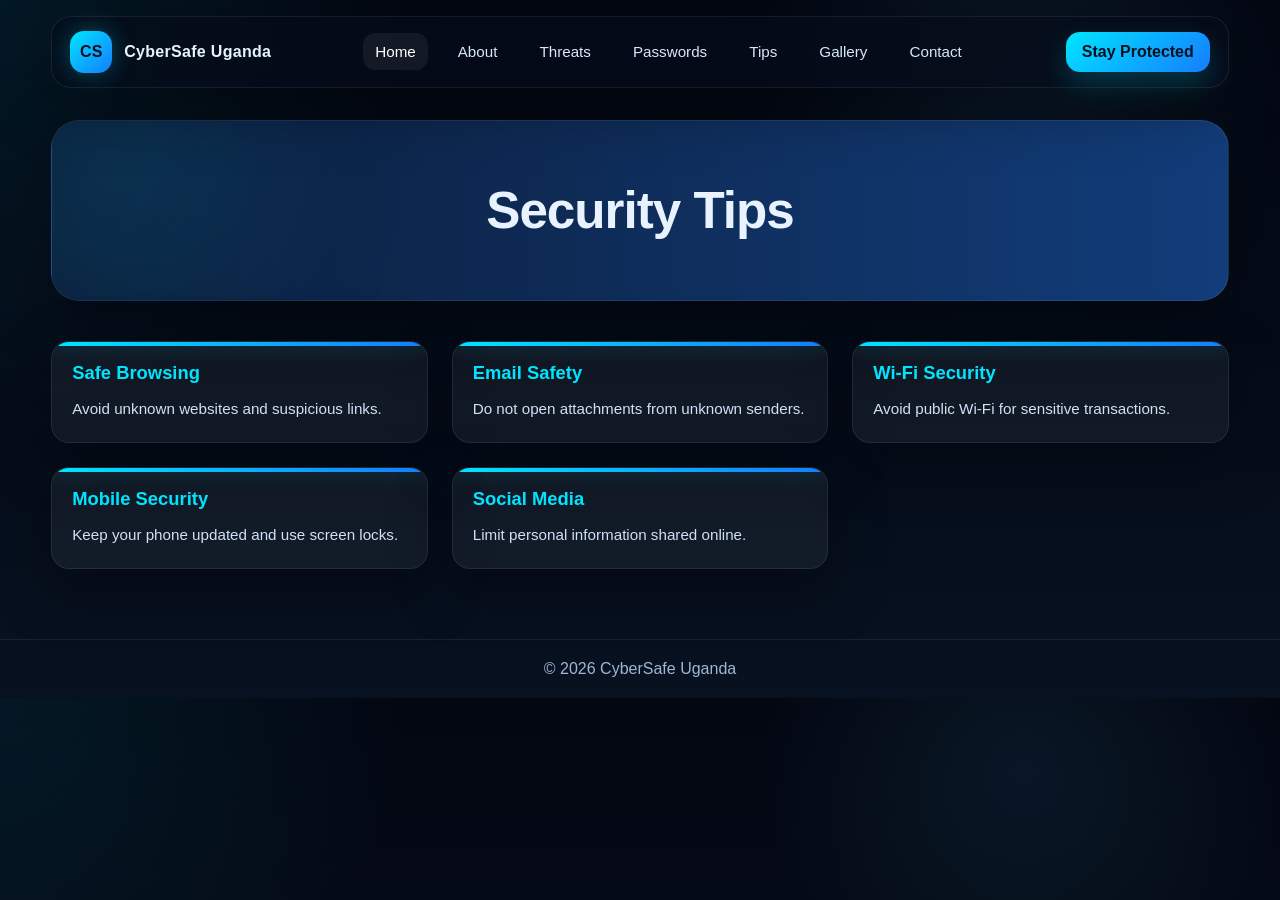
<file: tips.html>
<!DOCTYPE html>
<html lang="en">

<head>
    <meta charset="UTF-8">
    <meta name="viewport" content="width=device-width, initial-scale=1.0">
    <title>Security Tips</title>
    <link rel="stylesheet" href="css/style.css">
</head>

<body>

    <header class="site-header">
        <nav class="navbar">
            <a href="index.html" class="logo">
                <span class="logo-mark">CS</span>
                <span class="logo-text">CyberSafe Uganda</span>
            </a>

            <ul class="nav-links">
                <li><a class="active" href="index.html">Home</a></li>
                <li><a href="about.html">About</a></li>
                <li><a href="threats.html">Threats</a></li>
                <li><a href="passwords.html">Passwords</a></li>
                <li><a href="tips.html">Tips</a></li>
                <li><a href="gallery.html">Gallery</a></li>
                <li><a href="contact.html">Contact</a></li>
            </ul>

            <div class="nav-actions">
                <a href="tips.html" class="nav-btn">Stay Protected</a>
                <button class="menu-btn" aria-label="Open Menu">☰</button>
            </div>
        </nav>
    </header>

    <section class="page-banner">
        <h1>Security Tips</h1>
    </section>

    <section class="cards">

        <div class="card">
            <h3>Safe Browsing</h3>
            <p>Avoid unknown websites and suspicious links.</p>
        </div>

        <div class="card">
            <h3>Email Safety</h3>
            <p>Do not open attachments from unknown senders.</p>
        </div>

        <div class="card">
            <h3>Wi-Fi Security</h3>
            <p>Avoid public Wi-Fi for sensitive transactions.</p>
        </div>

        <div class="card">
            <h3>Mobile Security</h3>
            <p>Keep your phone updated and use screen locks.</p>
        </div>

        <div class="card">
            <h3>Social Media</h3>
            <p>Limit personal information shared online.</p>
        </div>

    </section>

    <footer>
        <p>© 2026 CyberSafe Uganda</p>
    </footer>

    <script src="js/nav_menu.js" defer></script>
</body>

</html>
</file>
<file: css/style.css>
* {
    margin: 0;
    padding: 0;
    box-sizing: border-box;
    font-family: 'Poppins', sans-serif;
    scroll-behavior: smooth;
}

:root {
    --bg: #030712;
    --bg-2: #071120;
    --bg-3: #0a162b;
    --panel: rgba(255, 255, 255, .05);
    --panel-2: rgba(255, 255, 255, .08);
    --line: rgba(0, 229, 255, .14);
    --text: #e8f3ff;
    --muted: #a9c4e6;
    --primary: #00e5ff;
    --primary-2: #4cc9ff;
    --shadow: 0 20px 60px rgba(0, 0, 0, .35);
    --radius: 22px;
    --radius-sm: 16px;
}

body {
    background:
        radial-gradient(circle at top left, rgba(0, 229, 255, .08), transparent 28%),
        radial-gradient(circle at 80% 10%, rgba(76, 201, 255, .08), transparent 22%),
        linear-gradient(180deg, var(--bg), var(--bg-2));
    color: var(--text);
    overflow-x: hidden;
}

a {
    text-decoration: none;
    color: inherit;
}

ul {
    list-style: none;
}

img {
    max-width: 100%;
    display: block;
}

.site-header {
    position: fixed;
    top: 0;
    left: 0;
    width: 100%;
    z-index: 1000;
}

.navbar {
    width: min(1180px, 92%);
    margin: 16px auto 0;
    display: flex;
    align-items: center;
    justify-content: space-between;
    padding: 14px 18px;
    background: rgba(6, 12, 25, .72);
    backdrop-filter: blur(16px);
    border: 1px solid rgba(255, 255, 255, .08);
    border-radius: 20px;
    box-shadow: var(--shadow);
}

.logo {
    display: flex;
    align-items: center;
    gap: 12px;
    font-weight: 700;
}

.logo-mark {
    width: 42px;
    height: 42px;
    border-radius: 14px;
    display: grid;
    place-items: center;
    background: linear-gradient(135deg, var(--primary), #147dff);
    color: #04101f;
    font-weight: 800;
    box-shadow: 0 0 24px rgba(0, 229, 255, .3);
}

.logo-text {
    font-size: 1rem;
    letter-spacing: .3px;
}

.nav-links {
    display: flex;
    align-items: center;
    gap: 18px;
}

.nav-links a {
    padding: 10px 12px;
    font-size: .95rem;
    color: #d7e7fb;
    border-radius: 12px;
    transition: .3s ease;
    position: relative;
}

.nav-links a:hover,
.nav-links a.active {
    color: #fff;
    background: rgba(255, 255, 255, .06);
}

.nav-actions {
    display: flex;
    align-items: center;
    gap: 12px;
}

.nav-btn {
    padding: 11px 16px;
    border-radius: 14px;
    background: linear-gradient(135deg, var(--primary), #157dff);
    color: #03111f;
    font-weight: 700;
    box-shadow: 0 12px 28px rgba(0, 229, 255, .2);
    transition: .3s ease;
}

.nav-btn:hover {
    transform: translateY(-2px);
    box-shadow: 0 18px 34px rgba(0, 229, 255, .28);
}

.menu-btn {
    display: none;
    border: none;
    background: transparent;
    color: #fff;
    font-size: 1.7rem;
    cursor: pointer;
}

main {
    padding-top: 100px;
}

.hero {
    position: relative;
    padding: 48px 0 70px;
    overflow: hidden;
}

.hero-overlay {
    position: absolute;
    inset: 0;
    background:
        radial-gradient(circle at 20% 20%, rgba(0, 229, 255, .08), transparent 25%),
        radial-gradient(circle at 85% 15%, rgba(76, 201, 255, .08), transparent 22%),
        radial-gradient(circle at 60% 80%, rgba(0, 119, 255, .08), transparent 26%);
    pointer-events: none;
}

.hero-grid {
    position: relative;
    z-index: 2;
    width: min(1180px, 92%);
    margin: 0 auto;
    display: grid;
    grid-template-columns: 1.15fr .85fr;
    gap: 34px;
    align-items: center;
}

.hero-content {
    animation: fadeUp 1s ease both;
}

.hero-badge {
    display: inline-flex;
    align-items: center;
    gap: 10px;
    padding: 10px 16px;
    border: 1px solid var(--line);
    background: rgba(255, 255, 255, .05);
    border-radius: 999px;
    font-size: .9rem;
    color: #d8ecff;
    margin-bottom: 18px;
    box-shadow: var(--shadow);
}

.hero h1 {
    font-size: clamp(2.3rem, 5vw, 4.6rem);
    line-height: 1.08;
    letter-spacing: -1px;
    margin-bottom: 18px;
    max-width: 900px;
}

.hero p {
    font-size: 1.04rem;
    line-height: 1.9;
    color: var(--muted);
    max-width: 760px;
}

.hero-buttons {
    display: flex;
    flex-wrap: wrap;
    gap: 14px;
    margin-top: 28px;
}

.btn {
    display: inline-flex;
    align-items: center;
    justify-content: center;
    padding: 14px 24px;
    border-radius: 16px;
    font-weight: 700;
    transition: .35s ease;
    border: 1px solid transparent;
}

.btn:hover {
    transform: translateY(-3px);
}

.btn.pulse {
    background: linear-gradient(135deg, var(--primary), #147dff);
    color: #03111f;
    box-shadow: 0 16px 34px rgba(0, 229, 255, .22);
    animation: pulseGlow 2.6s infinite;
}

.btn-outline {
    border-color: var(--line);
    background: rgba(255, 255, 255, .03);
    color: #fff;
}

.btn-outline:hover {
    background: rgba(255, 255, 255, .08);
}

.hero-highlights {
    display: grid;
    grid-template-columns: repeat(3, 1fr);
    gap: 16px;
    margin-top: 30px;
}

.highlight-card {
    padding: 18px;
    background: var(--panel);
    border: 1px solid rgba(255, 255, 255, .08);
    border-radius: 18px;
    backdrop-filter: blur(12px);
    box-shadow: var(--shadow);
    transform: translateY(0);
    transition: .35s ease;
}

.highlight-card:hover {
    transform: translateY(-8px);
    border-color: var(--line);
}

.highlight-card h3 {
    font-size: 1rem;
    margin-bottom: 8px;
    color: #fff;
}

.highlight-card p {
    font-size: .92rem;
    line-height: 1.7;
    color: var(--muted);
}

.hero-visual {
    animation: fadeLeft 1.1s ease both;
}

.hero-panel {
    background: linear-gradient(180deg, rgba(255, 255, 255, .07), rgba(255, 255, 255, .04));
    border: 1px solid rgba(255, 255, 255, .08);
    border-radius: 26px;
    padding: 18px;
    box-shadow: var(--shadow);
    position: relative;
    overflow: hidden;
}

.hero-panel::before {
    content: "";
    position: absolute;
    width: 220px;
    height: 220px;
    border-radius: 50%;
    background: rgba(0, 229, 255, .12);
    filter: blur(70px);
    top: -80px;
    right: -60px;
}

.panel-top {
    display: flex;
    gap: 8px;
    margin-bottom: 16px;
    position: relative;
    z-index: 2;
}

.dot {
    width: 12px;
    height: 12px;
    border-radius: 50%;
    display: inline-block;
}

.dot-one {
    background: #ff5f56;
}

.dot-two {
    background: #ffbd2e;
}

.dot-three {
    background: #27c93f;
}

.threat-stream {
    display: grid;
    gap: 14px;
    position: relative;
    z-index: 2;
}

.stream-line {
    padding: 16px;
    border-radius: 18px;
    background: rgba(255, 255, 255, .05);
    border: 1px solid rgba(255, 255, 255, .08);
    animation: floatCard 6s ease-in-out infinite;
}

.stream-line:nth-child(2) {
    animation-delay: .5s;
}

.stream-line:nth-child(3) {
    animation-delay: 1s;
}

.stream-line:nth-child(4) {
    animation-delay: 1.5s;
}

.stream-label {
    display: inline-block;
    font-size: .8rem;
    font-weight: 700;
    padding: 6px 10px;
    border-radius: 999px;
    background: rgba(0, 229, 255, .12);
    color: #9cefff;
    margin-bottom: 8px;
}

.stream-line p {
    font-size: .92rem;
    line-height: 1.7;
    color: #d9ebff;
}

.hero-metrics {
    display: grid;
    grid-template-columns: repeat(3, 1fr);
    gap: 12px;
    margin-top: 16px;
    position: relative;
    z-index: 2;
}

.metric-card {
    padding: 16px 14px;
    border-radius: 18px;
    background: rgba(255, 255, 255, .05);
    border: 1px solid rgba(255, 255, 255, .08);
    text-align: center;
}

.metric-card h4 {
    font-size: 1.8rem;
    color: var(--primary);
    margin-bottom: 6px;
}

.metric-card p {
    font-size: .82rem;
    line-height: 1.6;
    color: var(--muted);
}

.glow-circle {
    position: absolute;
    width: 420px;
    height: 420px;
    border-radius: 50%;
    background: rgba(0, 229, 255, .14);
    filter: blur(130px);
    top: 80px;
    left: -120px;
    animation: orb 10s ease-in-out infinite;
}

.glow-circle-two {
    right: -140px;
    left: auto;
    top: 280px;
    background: rgba(76, 201, 255, .12);
    animation-delay: 2s;
}

section {
    position: relative;
}

.section-header {
    width: min(1180px, 92%);
    margin: 0 auto 28px;
}

.section-header.center {
    text-align: center;
    max-width: 900px;
}

.section-tag {
    display: inline-flex;
    padding: 9px 14px;
    border-radius: 999px;
    background: rgba(255, 255, 255, .05);
    border: 1px solid var(--line);
    color: #bdefff;
    font-size: .88rem;
    margin-bottom: 14px;
}

.section-header h2 {
    font-size: clamp(1.7rem, 3vw, 2.7rem);
    margin-bottom: 12px;
    letter-spacing: -.5px;
}

.section-header p {
    color: var(--muted);
    line-height: 1.9;
}

.quick-stats-section,
.features-section,
.threat-overview,
.awareness-section,
.resources-section,
.cta-section {
    padding: 84px 0;
}

.stats-grid,
.features-grid,
.threat-grid,
.resources-grid {
    width: min(1180px, 92%);
    margin: 0 auto;
    display: grid;
    gap: 22px;
}

.stats-grid {
    grid-template-columns: repeat(4, 1fr);
}

.stat-card,
.feature-card,
.threat-card,
.resource-card,
.awareness-card,
.cta-card {
    background: var(--panel);
    border: 1px solid rgba(255, 255, 255, .08);
    border-radius: 24px;
    box-shadow: var(--shadow);
}

.stat-card {
    padding: 26px 22px;
    transition: .35s ease;
}

.stat-card:hover {
    transform: translateY(-8px);
    border-color: var(--line);
}

.stat-card h3 {
    font-size: 1.05rem;
    margin-bottom: 10px;
    color: #fff;
}

.stat-card p {
    font-size: .95rem;
    line-height: 1.8;
    color: var(--muted);
}

.features-grid {
    grid-template-columns: repeat(3, 1fr);
}

.feature-card {
    padding: 28px 24px;
    transition: .35s ease;
    position: relative;
    overflow: hidden;
}

.feature-card::before {
    content: "";
    position: absolute;
    inset: 0;
    background: linear-gradient(135deg, rgba(0, 229, 255, .06), transparent 55%);
    opacity: 0;
    transition: .35s ease;
}

.feature-card:hover {
    transform: translateY(-10px);
    border-color: var(--line);
}

.feature-card:hover::before {
    opacity: 1;
}

.feature-icon {
    width: 58px;
    height: 58px;
    display: grid;
    place-items: center;
    border-radius: 18px;
    font-size: 1.5rem;
    background: linear-gradient(135deg, rgba(0, 229, 255, .18), rgba(20, 125, 255, .16));
    margin-bottom: 18px;
    box-shadow: inset 0 0 0 1px rgba(255, 255, 255, .08);
}

.feature-card h3 {
    font-size: 1.08rem;
    margin-bottom: 10px;
}

.feature-card p {
    font-size: .95rem;
    line-height: 1.8;
    color: var(--muted);
    margin-bottom: 14px;
}

.text-link {
    display: inline-flex;
    align-items: center;
    gap: 8px;
    font-weight: 600;
    color: #9cefff;
}

.text-link:hover {
    color: #fff;
}

.threat-grid {
    grid-template-columns: repeat(4, 1fr);
}

.threat-card {
    padding: 24px 22px;
    transition: .35s ease;
}

.threat-card:hover {
    transform: translateY(-8px);
    border-color: var(--line);
}

.threat-card h3 {
    margin-bottom: 10px;
    font-size: 1.08rem;
    color: #fff;
}

.threat-card p {
    font-size: .95rem;
    line-height: 1.8;
    color: var(--muted);
}

.awareness-grid {
    width: min(1180px, 92%);
    margin: 0 auto;
    display: grid;
    grid-template-columns: 1.05fr .95fr;
    gap: 26px;
    align-items: start;
}

.awareness-content {
    padding-right: 6px;
}

.awareness-content h2 {
    font-size: clamp(1.7rem, 3vw, 2.7rem);
    margin: 14px 0 14px;
}

.awareness-content p {
    color: var(--muted);
    line-height: 1.95;
    margin-bottom: 18px;
}

.awareness-list {
    display: grid;
    gap: 12px;
    margin: 22px 0 26px;
}

.awareness-list li {
    position: relative;
    padding-left: 28px;
    line-height: 1.8;
    color: #dbeaff;
}

.awareness-list li::before {
    content: "✓";
    position: absolute;
    left: 0;
    top: 0;
    color: var(--primary);
    font-weight: 700;
}

.awareness-box {
    display: grid;
    gap: 18px;
}

.awareness-card {
    padding: 24px 22px;
}

.awareness-card h3 {
    margin-bottom: 10px;
}

.awareness-card p {
    line-height: 1.85;
    color: var(--muted);
}

.resources-grid {
    grid-template-columns: repeat(3, 1fr);
}

.resource-card {
    padding: 26px 24px;
    transition: .35s ease;
    display: block;
}

.resource-card:hover {
    transform: translateY(-8px);
    border-color: var(--line);
    background: rgba(255, 255, 255, .06);
}

.resource-card h3 {
    margin-bottom: 10px;
    font-size: 1.08rem;
}

.resource-card p {
    line-height: 1.8;
    color: var(--muted);
    margin-bottom: 16px;
}

.resource-card span {
    color: #9cefff;
    font-weight: 600;
}

.cta-card {
    width: min(1180px, 92%);
    margin: 0 auto;
    padding: 40px;
    text-align: center;
    background:
        radial-gradient(circle at top right, rgba(0, 229, 255, .12), transparent 30%),
        linear-gradient(180deg, rgba(255, 255, 255, .07), rgba(255, 255, 255, .04));
}

.cta-card h2 {
    font-size: clamp(1.8rem, 3vw, 2.8rem);
    margin: 14px 0 12px;
}

.cta-card p {
    max-width: 780px;
    margin: 0 auto;
    line-height: 1.9;
    color: var(--muted);
}

.cta-buttons {
    display: flex;
    justify-content: center;
    flex-wrap: wrap;
    gap: 14px;
    margin-top: 24px;
}

.site-footer {
    padding: 26px 0 0;
    background: linear-gradient(180deg, rgba(255, 255, 255, .02), rgba(255, 255, 255, .01));
    border-top: 1px solid rgba(255, 255, 255, .06);
}

.footer-grid {
    width: min(1180px, 92%);
    margin: 0 auto;
    display: grid;
    grid-template-columns: 1.2fr .8fr .8fr;
    gap: 28px;
    padding: 28px 0 24px;
}

.footer-brand h3 {
    font-size: 1.3rem;
    margin-bottom: 12px;
}

.footer-brand p {
    color: var(--muted);
    line-height: 1.9;
    max-width: 520px;
}

.footer-links h4 {
    margin-bottom: 12px;
}

.footer-links ul {
    display: grid;
    gap: 10px;
}

.footer-links a {
    color: #cfe1f7;
    transition: .3s ease;
}

.footer-links a:hover {
    color: #fff;
}

.footer-bottom {
    border-top: 1px solid rgba(255, 255, 255, .06);
    padding: 18px 0 24px;
    text-align: center;
    color: #9fb7d5;
    font-size: .95rem;
}

.reveal {
    opacity: 0;
    transform: translateY(32px);
    transition: opacity .8s ease, transform .8s ease;
}

.reveal.active {
    opacity: 1;
    transform: translateY(0);
}

@keyframes fadeUp {
    from {
        opacity: 0;
        transform: translateY(40px)
    }

    to {
        opacity: 1;
        transform: translateY(0)
    }
}

@keyframes fadeLeft {
    from {
        opacity: 0;
        transform: translateX(40px)
    }

    to {
        opacity: 1;
        transform: translateX(0)
    }
}

@keyframes pulseGlow {
    0% {
        box-shadow: 0 0 0 0 rgba(0, 229, 255, .32)
    }

    70% {
        box-shadow: 0 0 0 18px rgba(0, 229, 255, 0)
    }

    100% {
        box-shadow: 0 0 0 0 rgba(0, 229, 255, 0)
    }
}

@keyframes orb {
    0% {
        transform: translateY(0) translateX(0)
    }

    50% {
        transform: translateY(-40px) translateX(28px)
    }

    100% {
        transform: translateY(0) translateX(0)
    }
}

@keyframes floatCard {
    0% {
        transform: translateY(0)
    }

    50% {
        transform: translateY(-6px)
    }

    100% {
        transform: translateY(0)
    }
}

@media (max-width:1100px) {

    .hero-grid,
    .awareness-grid {
        grid-template-columns: 1fr;
    }

    .hero-highlights {
        grid-template-columns: 1fr;
    }

    .stats-grid {
        grid-template-columns: repeat(2, 1fr);
    }

    .features-grid {
        grid-template-columns: repeat(2, 1fr);
    }

    .threat-grid {
        grid-template-columns: repeat(2, 1fr);
    }

    .resources-grid {
        grid-template-columns: 1fr;
    }

    .footer-grid {
        grid-template-columns: 1fr 1fr;
    }
}

@media (max-width:860px) {
    .nav-links {
        position: absolute;
        top: 86px;
        left: 50%;
        transform: translateX(-50%);
        width: min(92%, 760px);
        background: rgba(6, 12, 25, .96);
        border: 1px solid rgba(255, 255, 255, .08);
        border-radius: 22px;
        padding: 18px;
        display: none;
        flex-direction: column;
        align-items: flex-start;
        box-shadow: var(--shadow);
    }

    .nav-links.active {
        display: flex;
        animation: fadeUp .35s ease both;
    }

    .menu-btn {
        display: block;
    }

    .nav-btn {
        display: none;
    }

    .hero {
        padding-top: 26px;
    }

    .hero-metrics {
        grid-template-columns: 1fr;
    }
}

@media (max-width:640px) {
    main {
        padding-top: 94px;
    }

    .navbar {
        padding: 12px 14px;
    }

    .logo-text {
        font-size: .92rem;
    }

    .logo-mark {
        width: 38px;
        height: 38px;
        border-radius: 12px;
    }

    .hero h1 {
        font-size: 2.1rem;
    }

    .hero p {
        font-size: .98rem;
    }

    .hero-buttons {
        flex-direction: column;
        align-items: stretch;
    }

    .btn {
        width: 100%;
    }

    .stats-grid,
    .features-grid,
    .threat-grid,
    .footer-grid {
        grid-template-columns: 1fr;
    }

    .cta-card {
        padding: 28px 20px;
    }

    .section-header,
    .hero-grid,
    .footer-grid,
    .stats-grid,
    .features-grid,
    .threat-grid,
    .resources-grid,
    .awareness-grid,
    .cta-card {
        width: min(92%, 1180px);
    }

    .quick-stats-section,
    .features-section,
    .threat-overview,
    .awareness-section,
    .resources-section,
    .cta-section {
        padding: 72px 0;
    }
}

.page-banner {
    width: min(1180px, 92%);
    margin: 120px auto 40px;
    padding: 70px 24px;
    text-align: center;
    background:
        radial-gradient(circle at top right, rgba(0, 229, 255, .12), transparent 35%),
        linear-gradient(180deg, rgba(255, 255, 255, .06), rgba(255, 255, 255, .03));
    border: 1px solid rgba(255, 255, 255, .08);
    border-radius: 28px;
    box-shadow: var(--shadow);
    position: relative;
    overflow: hidden;
    animation: fadeUp 1s ease both;
}

.page-banner::before {
    content: "";
    position: absolute;
    width: 260px;
    height: 260px;
    border-radius: 50%;
    background: rgba(0, 229, 255, .12);
    filter: blur(90px);
    top: -80px;
    left: -70px;
    animation: orb 10s ease-in-out infinite;
}

.page-banner h1 {
    position: relative;
    z-index: 2;
    font-size: clamp(2rem, 4vw, 3.3rem);
    color: var(--text);
    letter-spacing: -1px;
}

.cards {
    width: min(1180px, 92%);
    margin: 0 auto 70px;
    display: grid;
    grid-template-columns: repeat(3, 1fr);
    gap: 24px;
}

.card {
    background: var(--panel);
    border: 1px solid rgba(255, 255, 255, .08);
    border-radius: 24px;
    padding: 28px 24px;
    box-shadow: var(--shadow);
    transition: .35s ease;
    position: relative;
    overflow: hidden;
    animation: fadeUp .8s ease both;
}

.card::before {
    content: "";
    position: absolute;
    top: 0;
    left: 0;
    width: 100%;
    height: 4px;
    background: linear-gradient(90deg, var(--primary), #147dff);
    box-shadow: 0 0 18px rgba(0, 229, 255, .35);
}

.card:hover {
    transform: translateY(-8px);
    border-color: var(--line);
    background: var(--panel-2);
}

.card h3 {
    font-size: 1.15rem;
    margin-bottom: 12px;
    color: var(--primary);
}

.card p {
    font-size: .95rem;
    line-height: 1.8;
    color: var(--muted);
}

.card:nth-child(1) {
    animation-delay: .1s;
}

.card:nth-child(2) {
    animation-delay: .2s;
}

.card:nth-child(3) {
    animation-delay: .3s;
}

.card:nth-child(4) {
    animation-delay: .4s;
}

.card:nth-child(5) {
    animation-delay: .5s;
}

.banner {
    text-align: center;
    padding: 80px 20px;
    background: radial-gradient(circle at top, #00e5ff22, transparent 50%);
}

.banner h1 {
    font-size: 2.5rem;
    animation: fadeDown 1s ease;
}


.container {
    width: min(1100px, 92%);
    margin: 50px auto;
    display: grid;
    grid-template-columns: repeat(auto-fit, minmax(250px, 1fr));
    gap: 20px;
}

.card {
    background: rgba(255, 255, 255, .05);
    border: 1px solid rgba(255, 255, 255, .08);
    padding: 20px;
    border-radius: 18px;
    transition: .4s;
    position: relative;
    overflow: hidden;
    animation: fadeUp 1s ease both;
}

.card:hover {
    transform: translateY(-8px);
    border-color: #00e5ff;
    box-shadow: 0 0 25px rgba(0, 229, 255, .2);
}

.card h2 {
    color: #00e5ff;
    margin-bottom: 10px;
    font-size: 1.2rem;
}

.card p {
    color: #cfe1f7;
    line-height: 1.7;
}


.bad {
    color: #ff5f5f;
    font-weight: 700;
}

.good {
    color: #27c93f;
    font-weight: 700;
}

footer {
    text-align: center;
    padding: 20px;
    border-top: 1px solid rgba(255, 255, 255, .08);
    margin-top: 40px;
    color: #9fb7d5;
}


@keyframes fadeUp {
    from {
        opacity: 0;
        transform: translateY(30px)
    }

    to {
        opacity: 1;
        transform: translateY(0)
    }
}

@keyframes fadeDown {
    from {
        opacity: 0;
        transform: translateY(-30px)
    }

    to {
        opacity: 1;
        transform: translateY(0)
    }
}

.contact-wrapper {
    width: min(900px, 92%);
    margin: 40px auto;
    display: flex;
    flex-direction: column;
    gap: 18px;
}

.contact-card {
    display: flex;
    align-items: flex-start;
    gap: 18px;
    padding: 18px 20px;
    background: rgba(255, 255, 255, .04);
    border: 1px solid rgba(255, 255, 255, .08);
    border-radius: 16px;
    transition: .4s;
    opacity: 0;
    transform: translateY(25px);
    animation: fadeUp .8s forwards;
}

.contact-card:hover {
    transform: translateY(-5px);
    border-color: #00e5ff;
    box-shadow: 0 0 25px rgba(0, 229, 255, .15);
}

.icon {
    font-size: 28px;
    width: 50px;
    height: 50px;
    display: flex;
    align-items: center;
    justify-content: center;
    border-radius: 12px;
    background: rgba(0, 229, 255, .08);
    color: #00e5ff;
    flex-shrink: 0;
}

.contact-info h3 {
    margin-bottom: 6px;
    color: #ffffff;
}

.contact-info p {
    color: #cfe1f7;
    line-height: 1.6;
    font-size: .95rem;
}

.contact-info a {
    color: #00e5ff;
    text-decoration: none;
}

.contact-info a:hover {
    text-decoration: underline;
}


.form-box {
    width: min(900px, 92%);
    margin: 40px auto;
    padding: 25px;
    background: rgba(255, 255, 255, .04);
    border: 1px solid rgba(255, 255, 255, .08);
    border-radius: 18px;
    animation: fadeUp 1s ease;
}

form {
    display: grid;
    gap: 14px;
}

input,
textarea {
    width: 100%;
    padding: 12px;
    border-radius: 12px;
    border: 1px solid rgba(255, 255, 255, .12);
    background: rgba(0, 0, 0, .2);
    color: #fff;
    outline: none;
    transition: .3s;
}

input:focus,
textarea:focus {
    border-color: #00e5ff;
    box-shadow: 0 0 10px rgba(0, 229, 255, .2);
}

button {
    padding: 12px;
    border: none;
    border-radius: 12px;
    background: #00e5ff;
    color: #03111f;
    font-weight: 700;
    cursor: pointer;
    transition: .3s;
}

button:hover {
    transform: translateY(-2px);
    box-shadow: 0 0 18px rgba(0, 229, 255, .3);
}





@keyframes fadeUp {
    from {
        opacity: 0;
        transform: translateY(25px);
    }

    to {
        opacity: 1;
        transform: translateY(0);
    }
}

@keyframes fadeDown {
    from {
        opacity: 0;
        transform: translateY(-25px);
    }

    to {
        opacity: 1;
        transform: translateY(0);
    }
}

.page-banner {
    background: linear-gradient(to right, #0b1d3a, #123d7a);
    color: white;
    text-align: center;
    padding: 60px 20px;
}

.gallery {
    display: grid;
    grid-template-columns: repeat(auto-fit, minmax(250px, 1fr));
    gap: 15px;
    padding: 30px;
}

.gallery-item {
    position: relative;
    overflow: hidden;
    border-radius: 10px;
    cursor: pointer;
}

.gallery-item img {
    width: 100%;
    height: 220px;
    object-fit: cover;
    transition: transform 0.4s;
}

.gallery-item:hover img {
    transform: scale(1.1);
}


.caption {
    position: absolute;
    bottom: 0;
    left: 0;
    right: 0;
    background: rgba(0, 0, 0, 0.6);
    color: white;
    padding: 10px;
    font-size: 14px;
}

.video-section {
    padding: 30px;
    text-align: center;
    background: #f4f6f9;
}

.video-section iframe {
    width: 90%;
    max-width: 600px;
    height: 315px;
    margin: 10px;
    border-radius: 10px;
}


.lightbox {
    position: fixed;
    top: 0;
    left: 0;
    width: 100%;
    height: 100%;
    background: rgba(0, 0, 0, 0.9);
    display: none;
    justify-content: center;
    align-items: center;
}

.lightbox img {
    max-width: 90%;
    max-height: 80%;
    border-radius: 10px;
}
</file>
